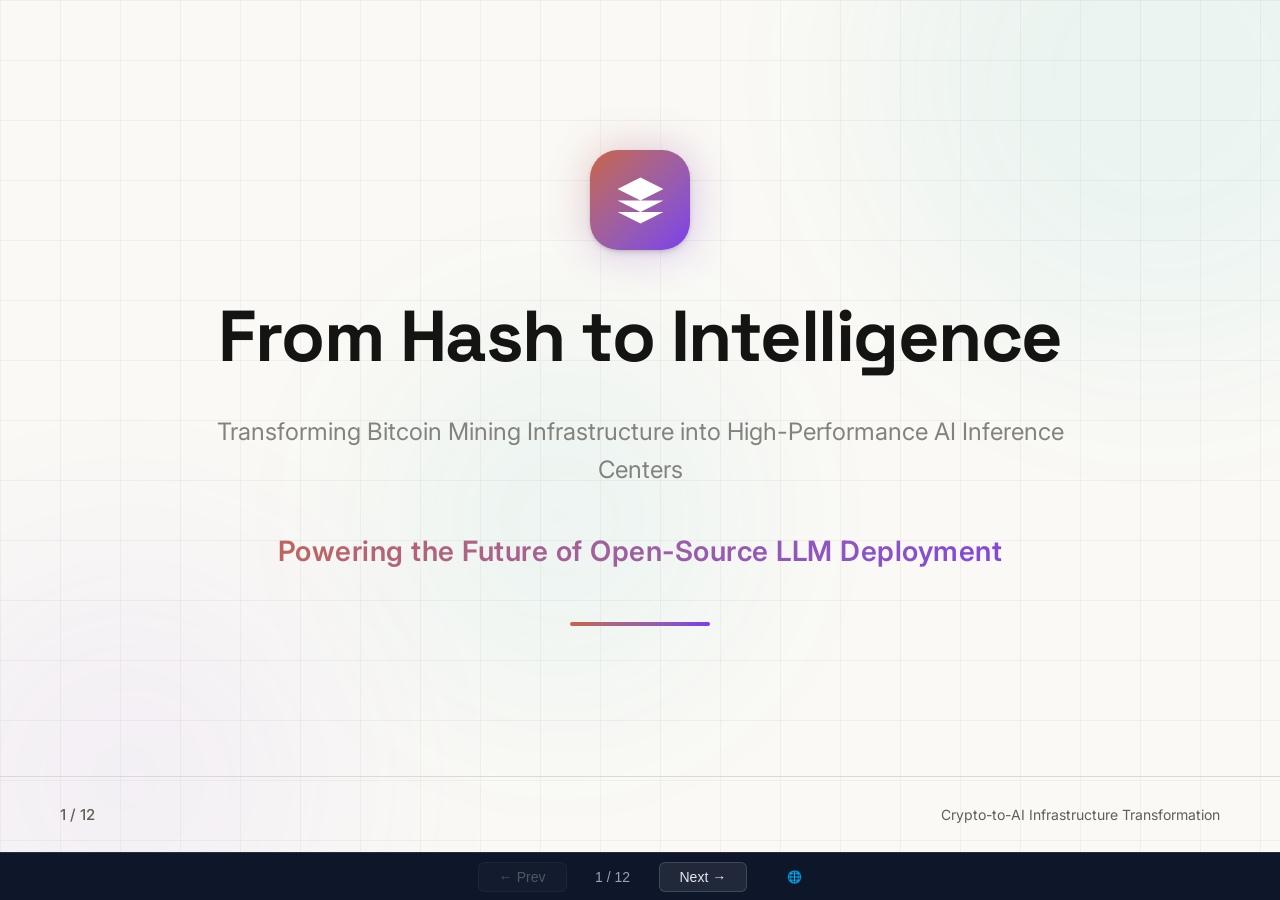
<file: index.html>
<!DOCTYPE html>
<html lang="en">
<head>
    <meta charset="UTF-8">
    <meta name="viewport" content="width=device-width, initial-scale=1.0">
    <title>From Hash to Intelligence - Pitch Deck</title>
    <style>
        * { margin: 0; padding: 0; box-sizing: border-box; }
        html, body { height: 100%; overflow: hidden; background: #0f172a; }

        iframe {
            width: 100%;
            height: calc(100% - 48px);
            border: none;
            display: block;
        }

        .nav-bar {
            position: fixed;
            bottom: 0;
            left: 0;
            right: 0;
            height: 48px;
            background: rgba(15, 23, 42, 0.95);
            border-top: 1px solid rgba(255,255,255,0.1);
            display: flex;
            align-items: center;
            justify-content: center;
            gap: 16px;
            z-index: 1000;
            font-family: 'Inter', -apple-system, sans-serif;
        }

        .nav-bar button {
            background: rgba(255,255,255,0.08);
            border: 1px solid rgba(255,255,255,0.15);
            color: #e2e8f0;
            padding: 6px 20px;
            border-radius: 6px;
            cursor: pointer;
            font-size: 14px;
            font-family: inherit;
            transition: background 0.2s;
        }
        .nav-bar button:hover { background: rgba(255,255,255,0.15); }
        .nav-bar button:disabled { opacity: 0.3; cursor: default; }

        .nav-bar .counter {
            color: #94a3b8;
            font-size: 14px;
            min-width: 60px;
            text-align: center;
        }

        .nav-bar .home-link {
            color: #64748b;
            font-size: 12px;
            text-decoration: none;
            margin-left: 24px;
            transition: color 0.2s;
        }
        .nav-bar .home-link:hover { color: #e2e8f0; }
    </style>
</head>
<body>
    <iframe id="slideFrame" src="01.html"></iframe>
    <div class="nav-bar">
        <button id="prevBtn" onclick="go(-1)">&#8592; Prev</button>
        <span class="counter" id="counter">1 / 12</span>
        <button id="nextBtn" onclick="go(1)">Next &#8594;</button>
        <a class="home-link" href="https://dapandaeth.github.io/pitch-deck/" title="View online">&#127760;</a>
    </div>

    <script>
        const total = 12;
        let current = 1;

        function update() {
            const num = String(current).padStart(2, '0');
            document.getElementById('slideFrame').src = num + '.html';
            document.getElementById('counter').textContent = current + ' / ' + total;
            document.getElementById('prevBtn').disabled = current === 1;
            document.getElementById('nextBtn').disabled = current === total;
        }

        function go(dir) {
            const next = current + dir;
            if (next >= 1 && next <= total) { current = next; update(); }
        }

        document.addEventListener('keydown', function(e) {
            if (e.key === 'ArrowRight' || e.key === ' ') { e.preventDefault(); go(1); }
            if (e.key === 'ArrowLeft') { e.preventDefault(); go(-1); }
        });

        update();
    </script>
</body>
</html>
</file>
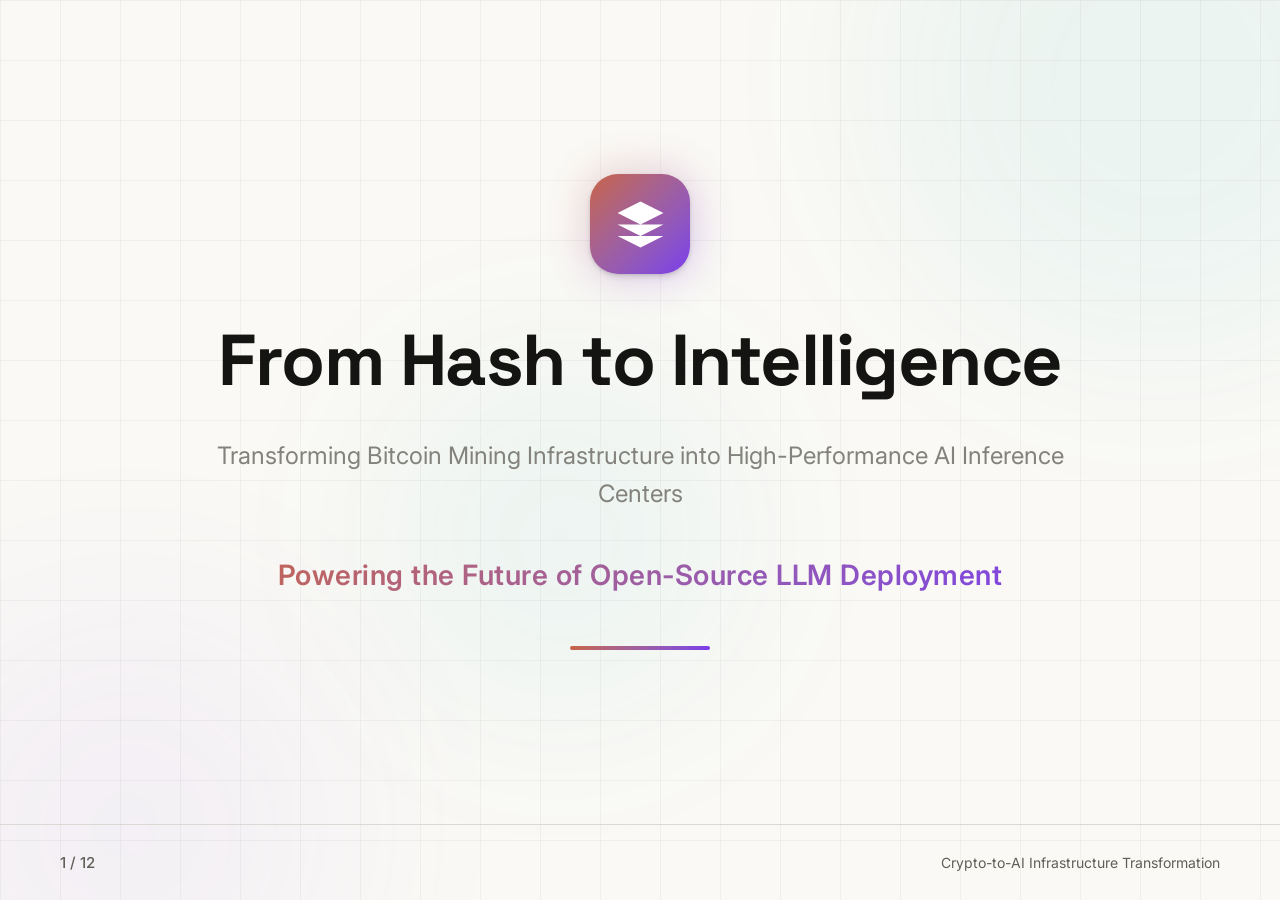
<file: 01.html>
<!DOCTYPE html>
<html lang="en">
<head>
    <meta charset="UTF-8">
    <meta name="viewport" content="width=device-width, initial-scale=1.0">
    <title>Slide 1 - From Hash to Intelligence</title>
    <link rel="stylesheet" href="0xglobal.css">
    <style>
        body {
            height: 100vh;
            margin: 0;
            padding: 0;
            overflow: hidden;
            font-family: 'Inter', -apple-system, BlinkMacSystemFont, sans-serif;
            background: var(--background);
            color: var(--foreground);
            display: flex;
            flex-direction: column;
        }
        
        .slide-container {
            display: flex;
            flex-direction: column;
            height: 100%;
            width: 100%;
            position: relative;
            overflow: hidden;
        }
        
        .bg-decoration {
            position: absolute;
            top: 0;
            left: 0;
            width: 100%;
            height: 100%;
            pointer-events: none;
            z-index: 1;
        }
        
        .gradient-orb {
            position: absolute;
            border-radius: 50%;
            filter: blur(100px);
            opacity: 0.06;
        }
        
        .orb-1 {
            width: 550px;
            height: 550px;
            background: var(--accent-teal-gradient);
            top: -200px;
            right: -150px;
        }
        
        .orb-2 {
            width: 450px;
            height: 450px;
            background: var(--accent-purple-gradient);
            bottom: -150px;
            left: -100px;
        }
        
        .orb-3 {
            width: 350px;
            height: 350px;
            background: var(--accent-teal-gradient);
            top: 40%;
            left: 30%;
            opacity: 0.06;
        }
        
        .grid-pattern {
            position: absolute;
            top: 0;
            left: 0;
            width: 100%;
            height: 100%;
            background-image: 
                linear-gradient(var(--grid-line) 1px, transparent 1px),
                linear-gradient(90deg, var(--grid-line) 1px, transparent 1px);
            background-size: 60px 60px;
            z-index: 2;
        }
        
        .content-wrapper {
            flex: 1 1 auto;
            display: flex;
            flex-direction: column;
            justify-content: center;
            align-items: center;
            padding: 60px 80px;
            position: relative;
            z-index: 10;
        }
        
        .logo-icon {
            margin-bottom: 45px;
            animation: float 3s ease-in-out infinite;
        }
        
        @keyframes float {
            0%, 100% { transform: translateY(0px); }
            50% { transform: translateY(-10px); }
        }
        
        .icon-container {
            width: 100px;
            height: 100px;
            background: var(--hero-gradient);
            border-radius: 28px;
            display: flex;
            align-items: center;
            justify-content: center;
            box-shadow: var(--shadow-lg);
            position: relative;
        }
        
        .icon-container::before {
            content: '';
            position: absolute;
            inset: -4px;
            background: var(--hero-gradient);
            border-radius: 32px;
            z-index: -1;
            opacity: 0.3;
            filter: blur(20px);
        }
        
        .icon-svg {
            width: 55px;
            height: 55px;
            fill: white;
        }
        
        .title-section {
            text-align: center;
            max-width: 1100px;
        }
        
        .main-title {
            font-family: 'Space Grotesk', sans-serif;
            font-size: 72px;
            font-weight: 700;
            line-height: 1.15;
            margin-bottom: 35px;
            color: var(--text-heading);
            letter-spacing: -1.5px;
        }
        
        .subtitle {
            font-size: 24px;
            font-weight: 400;
            line-height: 1.6;
            color: var(--text-secondary);
            margin-bottom: 40px;
            max-width: 900px;
            margin-left: auto;
            margin-right: auto;
        }
        
        .tagline {
            font-size: 28px;
            font-weight: 600;
            line-height: 1.5;
            background: var(--hero-gradient);
            -webkit-background-clip: text;
            -webkit-text-fill-color: transparent;
            background-clip: text;
            letter-spacing: 0.5px;
        }
        
        .divider {
            width: 140px;
            height: 4px;
            background: var(--hero-gradient);
            margin: 50px auto 0;
            border-radius: 2px;
        }
        
        .footer {
            flex: 0 0 auto;
            padding: 28px 60px;
            display: flex;
            justify-content: space-between;
            align-items: center;
            border-top: 1px solid var(--border);
            position: relative;
            z-index: 10;
        }
        
        .page-number {
            font-size: 15px;
            color: var(--text-muted);
            font-weight: 500;
        }
        
        .presentation-title {
            font-size: 14px;
            color: var(--text-muted);
            font-weight: 400;
            max-width: 600px;
            text-align: right;
        }
        
        @media (max-height: 750px) {
            .main-title { font-size: 58px; margin-bottom: 28px; }
            .subtitle { font-size: 20px; margin-bottom: 32px; }
            .tagline { font-size: 24px; }
            .content-wrapper { padding: 40px 70px; }
            .divider { margin-top: 38px; }
            .icon-container { width: 85px; height: 85px; border-radius: 24px; }
            .icon-svg { width: 48px; height: 48px; }
        }
    </style>
</head>
<body>
    <div class="slide-container">
        <div class="bg-decoration">
            <div class="gradient-orb orb-1"></div>
            <div class="gradient-orb orb-2"></div>
            <div class="gradient-orb orb-3"></div>
        </div>
        <div class="grid-pattern"></div>
        
        <div class="content-wrapper">
            <div class="logo-icon">
                <div class="icon-container">
                    <svg class="icon-svg" viewBox="0 0 24 24" xmlns="http://www.w3.org/2000/svg">
                        <path d="M12 2L2 7l10 5 10-5-10-5zM2 17l10 5 10-5M2 12l10 5 10-5"/>
                    </svg>
                </div>
            </div>
            
            <div class="title-section">
                <h1 class="main-title">From Hash to Intelligence</h1>
                <p class="subtitle">Transforming Bitcoin Mining Infrastructure into High-Performance AI Inference Centers</p>
                <p class="tagline">Powering the Future of Open-Source LLM Deployment</p>
                
                <div class="divider"></div>
            </div>
        </div>
        
        <div class="footer">
            <span class="page-number">1 / 12</span>
            <span class="presentation-title">Crypto-to-AI Infrastructure Transformation</span>
        </div>
    </div>
</body>
</html>
</file>
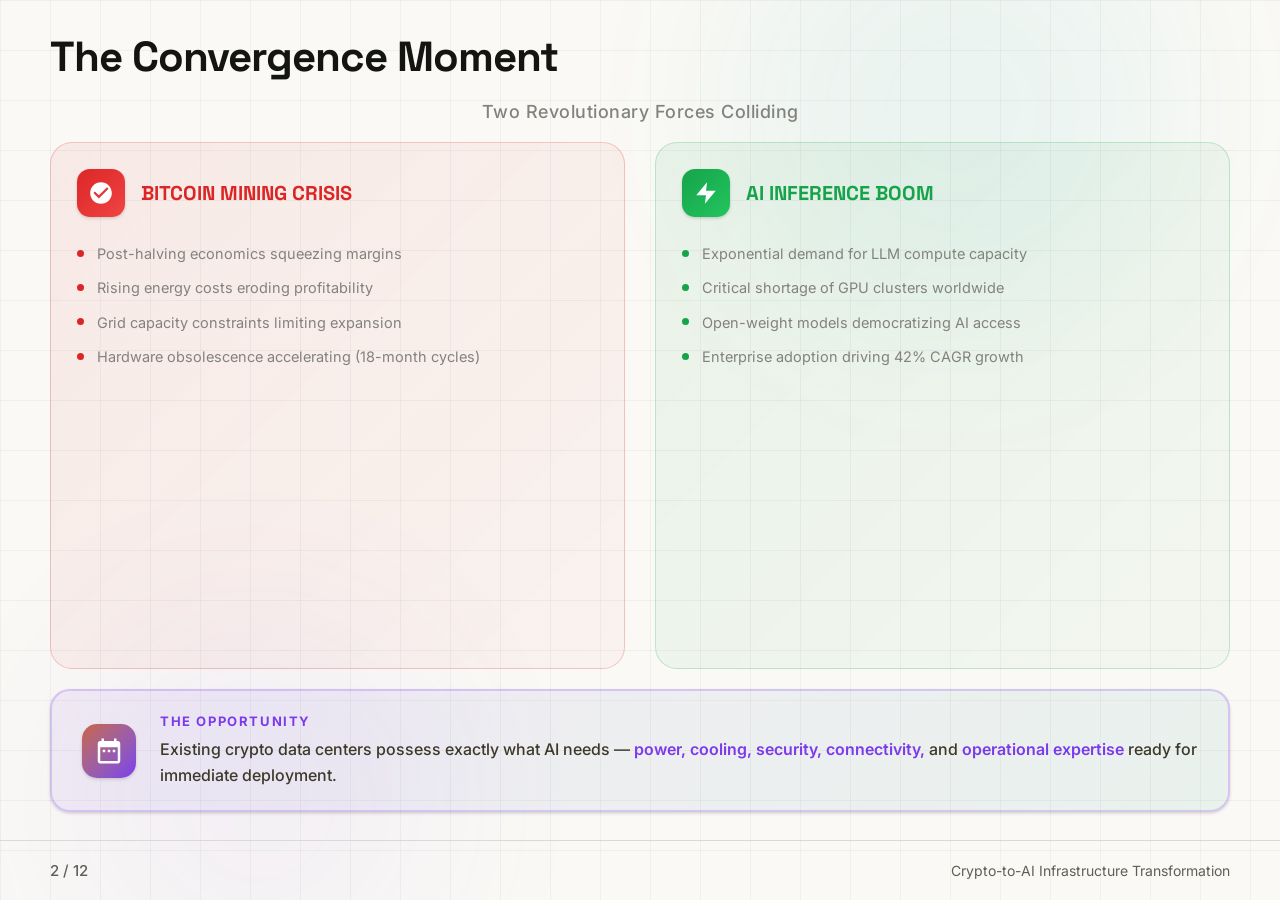
<file: 02.html>
<!DOCTYPE html>
<html lang="en">
<head>
    <meta charset="UTF-8">
    <meta name="viewport" content="width=device-width, initial-scale=1.0">
    <title>Slide 2 - The Convergence Moment</title>
    <link rel="stylesheet" href="0xglobal.css">
    <style>
        body {
            height: 100vh;
            margin: 0;
            padding: 0;
            overflow: hidden;
            font-family: 'Inter', -apple-system, BlinkMacSystemFont, sans-serif;
            background: var(--background);
            color: var(--foreground);
            display: flex;
            flex-direction: column;
        }
        
        .slide-container {
            display: flex;
            flex-direction: column;
            height: 100%;
            width: 100%;
            position: relative;
            overflow: hidden;
        }
        
        .bg-decoration {
            position: absolute;
            top: 0;
            left: 0;
            width: 100%;
            height: 100%;
            pointer-events: none;
            z-index: 1;
        }
        
        .gradient-orb {
            position: absolute;
            border-radius: 50%;
            filter: blur(90px);
            opacity: 0.06;
        }
        
        .orb-1 {
            width: 450px;
            height: 450px;
            background: var(--accent-teal-gradient);
            top: -120px;
            right: 8%;
        }
        
        .orb-2 {
            width: 380px;
            height: 380px;
            background: var(--accent-purple-gradient);
            bottom: -90px;
            left: 5%;
        }
        
        .grid-pattern {
            position: absolute;
            top: 0;
            left: 0;
            width: 100%;
            height: 100%;
            background-image: 
                linear-gradient(var(--grid-line) 1px, transparent 1px),
                linear-gradient(90deg, var(--grid-line) 1px, transparent 1px);
            background-size: 50px 50px;
            z-index: 2;
        }
        
        .header {
            flex: 0 0 auto;
            padding: 30px 50px 18px;
            position: relative;
            z-index: 10;
        }
        
        .slide-title {
            font-family: 'Space Grotesk', sans-serif;
            font-size: 42px;
            font-weight: 700;
            color: var(--text-heading);
            letter-spacing: -1px;
        }
        
        .content-wrapper {
            flex: 1 1 auto;
            display: flex;
            flex-direction: column;
            padding: 0 50px 28px;
            position: relative;
            z-index: 10;
            gap: 20px;
        }
        
        .intro-text {
            text-align: center;
            font-size: 18px;
            color: var(--text-secondary);
            font-weight: 500;
            letter-spacing: 0.5px;
        }
        
        .columns-container {
            display: flex;
            gap: 30px;
            flex: 1;
            align-items: stretch;
        }
        
        .column {
            flex: 1;
            display: flex;
            flex-direction: column;
            border-radius: 22px;
            padding: 26px;
            border: 1px solid var(--card-border);
            transition: transform 0.3s ease;
        }
        
        .column:hover {
            transform: translateY(-5px);
            border-color: var(--card-border-hover);
            box-shadow: var(--shadow-md);
        }
        
        .column-left {
            background: linear-gradient(135deg, var(--accent-red-bg), rgba(220, 38, 38, 0.03));
            border-color: var(--accent-red-border);
        }
        
        .column-right {
            background: linear-gradient(135deg, var(--accent-green-bg), rgba(22, 163, 74, 0.03));
            border-color: var(--accent-green-border);
        }
        
        .column-header {
            display: flex;
            align-items: center;
            gap: 16px;
            margin-bottom: 26px;
        }
        
        .icon-box {
            width: 48px;
            height: 48px;
            border-radius: 13px;
            display: flex;
            align-items: center;
            justify-content: center;
            flex-shrink: 0;
        }
        
        .icon-box-crisis {
            background: var(--accent-red-gradient);
            box-shadow: var(--shadow-md);
        }
        
        .icon-box-boom {
            background: var(--accent-green-gradient);
            box-shadow: var(--shadow-md);
        }
        
        .icon-svg {
            width: 26px;
            height: 26px;
            fill: white;
        }
        
        .column-title {
            font-family: 'Space Grotesk', sans-serif;
            font-size: 20px;
            font-weight: 700;
            line-height: 1.3;
        }
        
        .title-crisis { color: var(--accent-red); }
        .title-boom { color: var(--accent-green); }
        
        .column-content {
            flex: 1;
            display: flex;
            flex-direction: column;
            gap: 12px;
        }
        
        .bullet-item {
            display: flex;
            align-items: flex-start;
            gap: 13px;
            font-size: 14.5px;
            line-height: 1.55;
            color: var(--text-secondary);
        }
        
        .bullet-dot {
            width: 7px;
            height: 7px;
            border-radius: 50%;
            margin-top: 6.5px;
            flex-shrink: 0;
        }
        
        .dot-red {
            background: var(--accent-red);
        }
        
        .dot-green {
            background: var(--accent-green);
        }
        
        .opportunity-section {
            background: linear-gradient(135deg, var(--accent-purple-bg), var(--accent-teal-bg));
            border: 2px solid var(--accent-purple-border);
            border-radius: 20px;
            padding: 22px 30px;
            display: flex;
            align-items: center;
            gap: 24px;
            box-shadow: var(--shadow-md);
        }
        
        .opportunity-icon {
            width: 54px;
            height: 54px;
            background: var(--hero-gradient);
            border-radius: 15px;
            display: flex;
            align-items: center;
            justify-content: center;
            flex-shrink: 0;
            box-shadow: var(--shadow-md);
        }
        
        .opportunity-icon svg {
            width: 30px;
            height: 30px;
            fill: white;
        }
        
        .opportunity-content {
            flex: 1;
        }
        
        .opportunity-label {
            font-size: 13px;
            font-weight: 700;
            color: var(--accent-purple);
            text-transform: uppercase;
            letter-spacing: 1.6px;
            margin-bottom: 8px;
        }
        
        .opportunity-text {
            font-size: 16px;
            line-height: 1.58;
            color: var(--text-body);
            font-weight: 500;
        }
        
        .highlight {
            color: var(--accent-purple);
            font-weight: 600;
        }
        
        .footer {
            flex: 0 0 auto;
            padding: 20px 50px;
            display: flex;
            justify-content: space-between;
            align-items: center;
            border-top: 1px solid var(--border);
            position: relative;
            z-index: 10;
        }
        
        .page-number {
            font-size: 15px;
            color: var(--text-muted);
            font-weight: 500;
        }
        
        .presentation-title {
            font-size: 14px;
            color: var(--text-muted);
            font-weight: 400;
        }
        
        @media (max-height: 800px) {
            .slide-title { font-size: 42px; }
            .header { padding: 34px 60px 21px; }
            .column { padding: 27px; }
            .column-title { font-size: 20px; }
            .bullet-item { font-size: 14px; gap: 11px; }
            .opportunity-section { padding: 23px 32px; }
            .opportunity-text { font-size: 16px; }
        }
    </style>
</head>
<body>
    <div class="slide-container">
        <div class="bg-decoration">
            <div class="gradient-orb orb-1"></div>
            <div class="gradient-orb orb-2"></div>
        </div>
        <div class="grid-pattern"></div>
        
        <div class="header">
            <h1 class="slide-title">The Convergence Moment</h1>
        </div>
        
        <div class="content-wrapper">
            <p class="intro-text">Two Revolutionary Forces Colliding</p>
            
            <div class="columns-container">
                <div class="column column-left">
                    <div class="column-header">
                        <div class="icon-box icon-box-crisis">
                            <svg class="icon-svg" viewBox="0 0 24 24"><path d="M12 2C6.48 2 2 6.48 2 12s4.48 10 10 10 10-4.48 10-10S17.52 2 12 2zm-2 15l-5-5 1.41-1.41L10 14.17l7.59-7.59L19 8l-9 9z"/></svg>
                        </div>
                        <h2 class="column-title title-crisis">BITCOIN MINING CRISIS</h2>
                    </div>
                    <div class="column-content">
                        <div class="bullet-item">
                            <span class="bullet-dot dot-red"></span>
                            <span>Post-halving economics squeezing margins</span>
                        </div>
                        <div class="bullet-item">
                            <span class="bullet-dot dot-red"></span>
                            <span>Rising energy costs eroding profitability</span>
                        </div>
                        <div class="bullet-item">
                            <span class="bullet-dot dot-red"></span>
                            <span>Grid capacity constraints limiting expansion</span>
                        </div>
                        <div class="bullet-item">
                            <span class="bullet-dot dot-red"></span>
                            <span>Hardware obsolescence accelerating (18-month cycles)</span>
                        </div>
                    </div>
                </div>
                
                <div class="column column-right">
                    <div class="column-header">
                        <div class="icon-box icon-box-boom">
                            <svg class="icon-svg" viewBox="0 0 24 24"><path d="M13 2L3 14h9l-1 8 10-12h-9l1-8z"/></svg>
                        </div>
                        <h2 class="column-title title-boom">AI INFERENCE BOOM</h2>
                    </div>
                    <div class="column-content">
                        <div class="bullet-item">
                            <span class="bullet-dot dot-green"></span>
                            <span>Exponential demand for LLM compute capacity</span>
                        </div>
                        <div class="bullet-item">
                            <span class="bullet-dot dot-green"></span>
                            <span>Critical shortage of GPU clusters worldwide</span>
                        </div>
                        <div class="bullet-item">
                            <span class="bullet-dot dot-green"></span>
                            <span>Open-weight models democratizing AI access</span>
                        </div>
                        <div class="bullet-item">
                            <span class="bullet-dot dot-green"></span>
                            <span>Enterprise adoption driving 42% CAGR growth</span>
                        </div>
                    </div>
                </div>
            </div>
            
            <div class="opportunity-section">
                <div class="opportunity-icon">
                    <svg viewBox="0 0 24 24"><path d="M9 11H7v2h2v-2zm4 0h-2v2h2v-2zm4 0h-2v2h2v-2zm2-7h-1V2h-2v2H8V2H6v2H5c-1.11 0-1.99.9-1.99 2L3 20c0 1.1.89 2 2 2h14c1.1 0 2-.9 2-2V6c0-1.1-.9-2-2-2zm0 16H5V9h14v11z"/></svg>
                </div>
                <div class="opportunity-content">
                    <div class="opportunity-label">THE OPPORTUNITY</div>
                    <div class="opportunity-text">
                        Existing crypto data centers possess exactly what AI needs — <span class="highlight">power, cooling, security, connectivity,</span> and <span class="highlight">operational expertise</span> ready for immediate deployment.
                    </div>
                </div>
            </div>
        </div>
        
        <div class="footer">
            <span class="page-number">2 / 12</span>
            <span class="presentation-title">Crypto-to-AI Infrastructure Transformation</span>
        </div>
    </div>
</body>
</html>
</file>
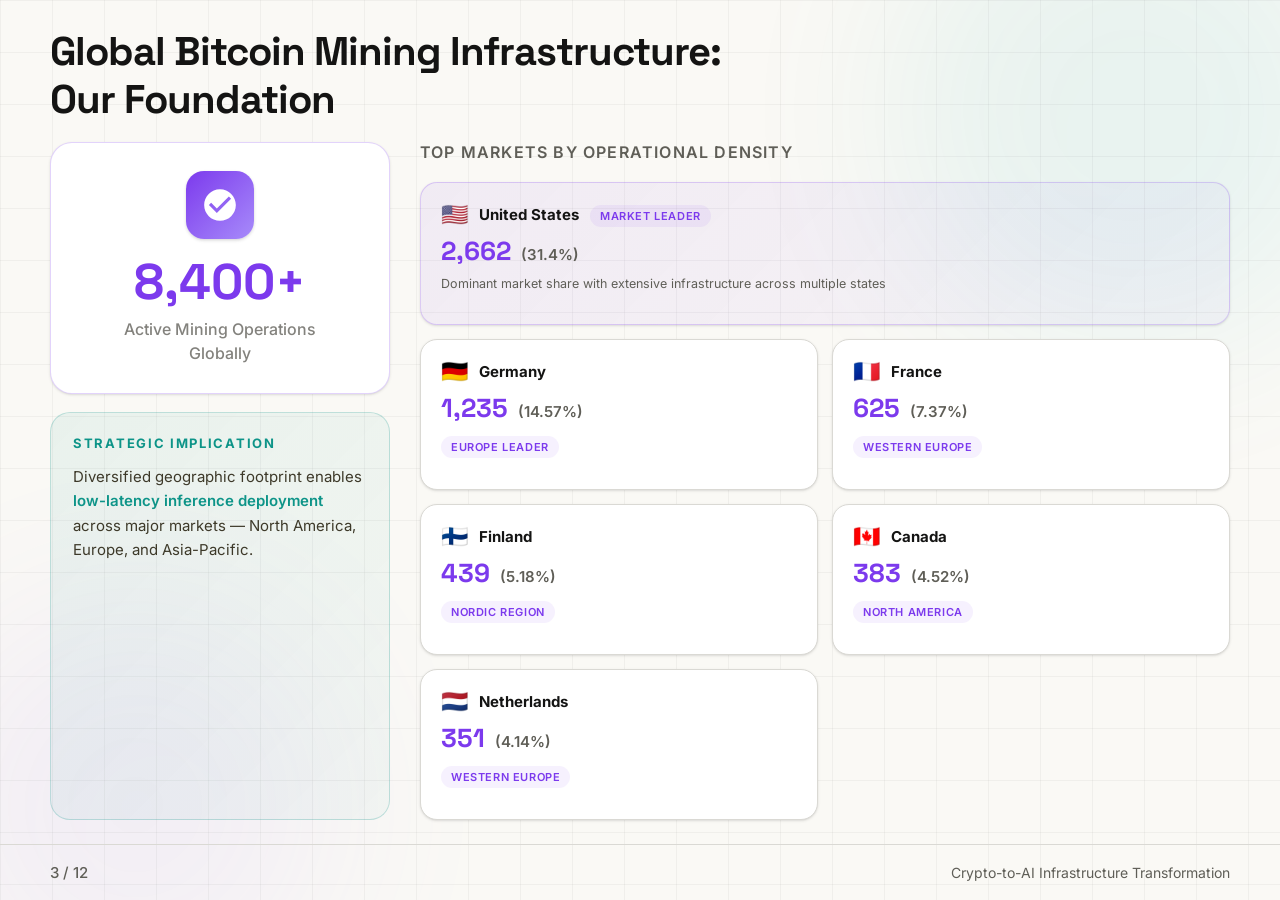
<file: 03.html>
<!DOCTYPE html>
<html lang="en">
<head>
    <meta charset="UTF-8">
    <meta name="viewport" content="width=device-width, initial-scale=1.0">
    <title>Slide 3 - Global Bitcoin Mining Infrastructure</title>
    <link rel="stylesheet" href="0xglobal.css">
    <style>
        body {
            font-family: 'Inter', -apple-system, BlinkMacSystemFont, sans-serif;
            background: var(--background);
            color: var(--foreground);
        }

        .slide-container {
            display: flex;
            flex-direction: column;
            height: 100%;
            width: 100%;
            position: relative;
            overflow: hidden;
        }

        .bg-decoration {
            position: absolute;
            top: 0;
            left: 0;
            width: 100%;
            height: 100%;
            pointer-events: none;
            z-index: 1;
        }

        .gradient-orb {
            position: absolute;
            border-radius: 50%;
            filter: blur(90px);
            opacity: 0.07;
        }

        .orb-1 {
            width: 480px;
            height: 480px;
            background: var(--accent-teal-gradient);
            top: -130px;
            right: -90px;
        }

        .orb-2 {
            width: 410px;
            height: 410px;
            background: var(--accent-purple-gradient);
            bottom: -110px;
            left: -70px;
        }

        .grid-pattern {
            position: absolute;
            top: 0;
            left: 0;
            width: 100%;
            height: 100%;
            background-image:
                linear-gradient(var(--grid-line) 1px, transparent 1px),
                linear-gradient(90deg, var(--grid-line) 1px, transparent 1px);
            background-size: 52px 52px;
            z-index: 2;
        }

        .header {
            flex: 0 0 auto;
            padding: 28px 50px 18px;
            position: relative;
            z-index: 10;
        }

        .slide-title {
            font-family: 'Space Grotesk', sans-serif;
            font-size: 40px;
            font-weight: 700;
            color: var(--text-heading);
            letter-spacing: -1px;
            line-height: 1.2;
        }

        .content-wrapper {
            flex: 1 1 auto;
            display: flex;
            padding: 0 50px 24px;
            gap: 30px;
            position: relative;
            z-index: 10;
        }

        .left-section {
            flex: 0 0 340px;
            display: flex;
            flex-direction: column;
            gap: 18px;
        }

        .insight-card {
            background: var(--card-bg);
            border: 1px solid var(--accent-purple-border);
            border-radius: 22px;
            padding: 28px;
            box-shadow: var(--shadow-sm);
            display: flex;
            flex-direction: column;
            align-items: center;
            text-align: center;
        }

        .insight-icon {
            width: 68px;
            height: 68px;
            background: var(--accent-purple-gradient);
            border-radius: 18px;
            display: flex;
            align-items: center;
            justify-content: center;
            margin-bottom: 18px;
            box-shadow: var(--shadow-md);
        }

        .insight-icon svg {
            width: 38px;
            height: 38px;
            fill: white;
        }

        .insight-number {
            font-family: 'Space Grotesk', sans-serif;
            font-size: 50px;
            font-weight: 700;
            color: var(--accent-purple);
            line-height: 1;
            margin-bottom: 10px;
        }

        .insight-label {
            font-size: 16px;
            color: var(--text-secondary);
            line-height: 1.5;
            font-weight: 500;
        }

        .strategic-card {
            background: linear-gradient(135deg, var(--accent-teal-bg), rgba(13, 148, 136, 0.03));
            border: 1px solid var(--accent-teal-border);
            border-radius: 20px;
            padding: 22px;
            flex: 1;
        }

        .strategic-label {
            font-size: 13px;
            font-weight: 700;
            color: var(--accent-teal);
            text-transform: uppercase;
            letter-spacing: 1.7px;
            margin-bottom: 14px;
        }

        .strategic-text {
            font-size: 15px;
            line-height: 1.62;
            color: var(--text-body);
            font-weight: 400;
        }

        .highlight-teal {
            color: var(--accent-teal);
            font-weight: 600;
        }

        .right-section {
            flex: 1;
            display: flex;
            flex-direction: column;
            gap: 16px;
        }

        .section-header {
            font-size: 16px;
            font-weight: 600;
            color: var(--text-muted);
            text-transform: uppercase;
            letter-spacing: 1.2px;
            margin-bottom: 4px;
        }

        .markets-grid {
            display: grid;
            grid-template-columns: repeat(2, 1fr);
            gap: 14px;
            flex: 1;
        }

        .market-item {
            background: var(--card-bg);
            border: 1px solid var(--border);
            border-radius: 17px;
            padding: 18px 20px;
            transition: all 0.3s ease;
            display: flex;
            flex-direction: column;
            gap: 7px;
            box-shadow: var(--shadow-sm);
        }

        .market-item:hover {
            border-color: var(--card-border-hover);
            transform: translateY(-3px);
            box-shadow: var(--shadow-md);
        }

        .market-item.featured {
            grid-column: span 2;
            background: linear-gradient(135deg, var(--accent-purple-bg), rgba(124, 58, 237, 0.03));
            border-color: var(--accent-purple-border);
        }

        .market-country {
            font-size: 15px;
            font-weight: 700;
            color: var(--text-heading);
            display: flex;
            align-items: center;
            gap: 11px;
        }

        .market-flag { font-size: 22px; }

        .market-stats {
            display: flex;
            align-items: baseline;
            gap: 10px;
        }

        .market-number {
            font-family: 'Space Grotesk', sans-serif;
            font-size: 26px;
            font-weight: 700;
            color: var(--accent-purple);
        }

        .market-percentage {
            font-size: 15px;
            color: var(--text-muted);
            font-weight: 600;
        }

        .market-description {
            font-size: 12.5px;
            color: var(--text-muted);
            line-height: 1.45;
        }

        .region-tag {
            display: inline-block;
            font-size: 11px;
            font-weight: 600;
            padding: 4px 10px;
            border-radius: 20px;
            background: var(--accent-purple-bg);
            color: var(--accent-purple);
            text-transform: uppercase;
            letter-spacing: 0.6px;
            margin-top: 4px;
            align-self: flex-start;
        }

        .footer {
            flex: 0 0 auto;
            padding: 18px 50px;
            display: flex;
            justify-content: space-between;
            align-items: center;
            border-top: 1px solid var(--border);
            position: relative;
            z-index: 10;
        }

        .page-number { font-size: 15px; color: var(--text-muted); font-weight: 500; }
        .presentation-title { font-size: 14px; color: var(--text-muted); font-weight: 400; }

        @media (max-height: 800px) {
            .slide-title { font-size: 40px; }
            .header { padding: 32px 60px 19px; }
            .insight-card { padding: 27px; }
            .insight-number { font-size: 48px; }
            .market-item { padding: 18px 20px; }
            .market-number { font-size: 26px; }
        }
    </style>
</head>
<body>
    <div class="slide-container">
        <div class="bg-decoration">
            <div class="gradient-orb orb-1"></div>
            <div class="gradient-orb orb-2"></div>
        </div>
        <div class="grid-pattern"></div>

        <div class="header">
            <h1 class="slide-title">Global Bitcoin Mining Infrastructure:<br>Our Foundation</h1>
        </div>

        <div class="content-wrapper">
            <!-- Left Section -->
            <div class="left-section">
                <div class="insight-card">
                    <div class="insight-icon">
                        <svg viewBox="0 0 24 24"><path d="M12 2C6.48 2 2 6.48 2 12s4.48 10 10 10 10-4.48 10-10S17.52 2 12 2zm-2 15l-5-5 1.41-1.41L10 14.17l7.59-7.59L19 8l-9 9z"/></svg>
                    </div>
                    <div class="insight-number">8,400+</div>
                    <div class="insight-label">Active Mining Operations<br>Globally</div>
                </div>

                <div class="strategic-card">
                    <div class="strategic-label">Strategic Implication</div>
                    <div class="strategic-text">
                        Diversified geographic footprint enables <span class="highlight-teal">low-latency inference deployment</span> across major markets — North America, Europe, and Asia-Pacific.
                    </div>
                </div>
            </div>

            <!-- Right Section -->
            <div class="right-section">
                <div class="section-header">Top Markets by Operational Density</div>

                <div class="markets-grid">
                    <div class="market-item featured">
                        <div class="market-country">
                            <span class="market-flag">🇺🇸</span> United States
                            <span class="region-tag">Market Leader</span>
                        </div>
                        <div class="market-stats">
                            <span class="market-number">2,662</span>
                            <span class="market-percentage">(31.4%)</span>
                        </div>
                        <div class="market-description">Dominant market share with extensive infrastructure across multiple states</div>
                    </div>

                    <div class="market-item">
                        <div class="market-country"><span class="market-flag">🇩🇪</span> Germany</div>
                        <div class="market-stats">
                            <span class="market-number">1,235</span>
                            <span class="market-percentage">(14.57%)</span>
                        </div>
                        <div class="region-tag">Europe Leader</div>
                    </div>

                    <div class="market-item">
                        <div class="market-country"><span class="market-flag">🇫🇷</span> France</div>
                        <div class="market-stats">
                            <span class="market-number">625</span>
                            <span class="market-percentage">(7.37%)</span>
                        </div>
                        <div class="region-tag">Western Europe</div>
                    </div>

                    <div class="market-item">
                        <div class="market-country"><span class="market-flag">🇫🇮</span> Finland</div>
                        <div class="market-stats">
                            <span class="market-number">439</span>
                            <span class="market-percentage">(5.18%)</span>
                        </div>
                        <div class="region-tag">Nordic Region</div>
                    </div>

                    <div class="market-item">
                        <div class="market-country"><span class="market-flag">🇨🇦</span> Canada</div>
                        <div class="market-stats">
                            <span class="market-number">383</span>
                            <span class="market-percentage">(4.52%)</span>
                        </div>
                        <div class="region-tag">North America</div>
                    </div>

                    <div class="market-item">
                        <div class="market-country"><span class="market-flag">🇳🇱</span> Netherlands</div>
                        <div class="market-stats">
                            <span class="market-number">351</span>
                            <span class="market-percentage">(4.14%)</span>
                        </div>
                        <div class="region-tag">Western Europe</div>
                    </div>
                </div>
            </div>
        </div>

        <div class="footer">
            <span class="page-number">3 / 12</span>
            <span class="presentation-title">Crypto-to-AI Infrastructure Transformation</span>
        </div>
    </div>
</body>
</html>
</file>
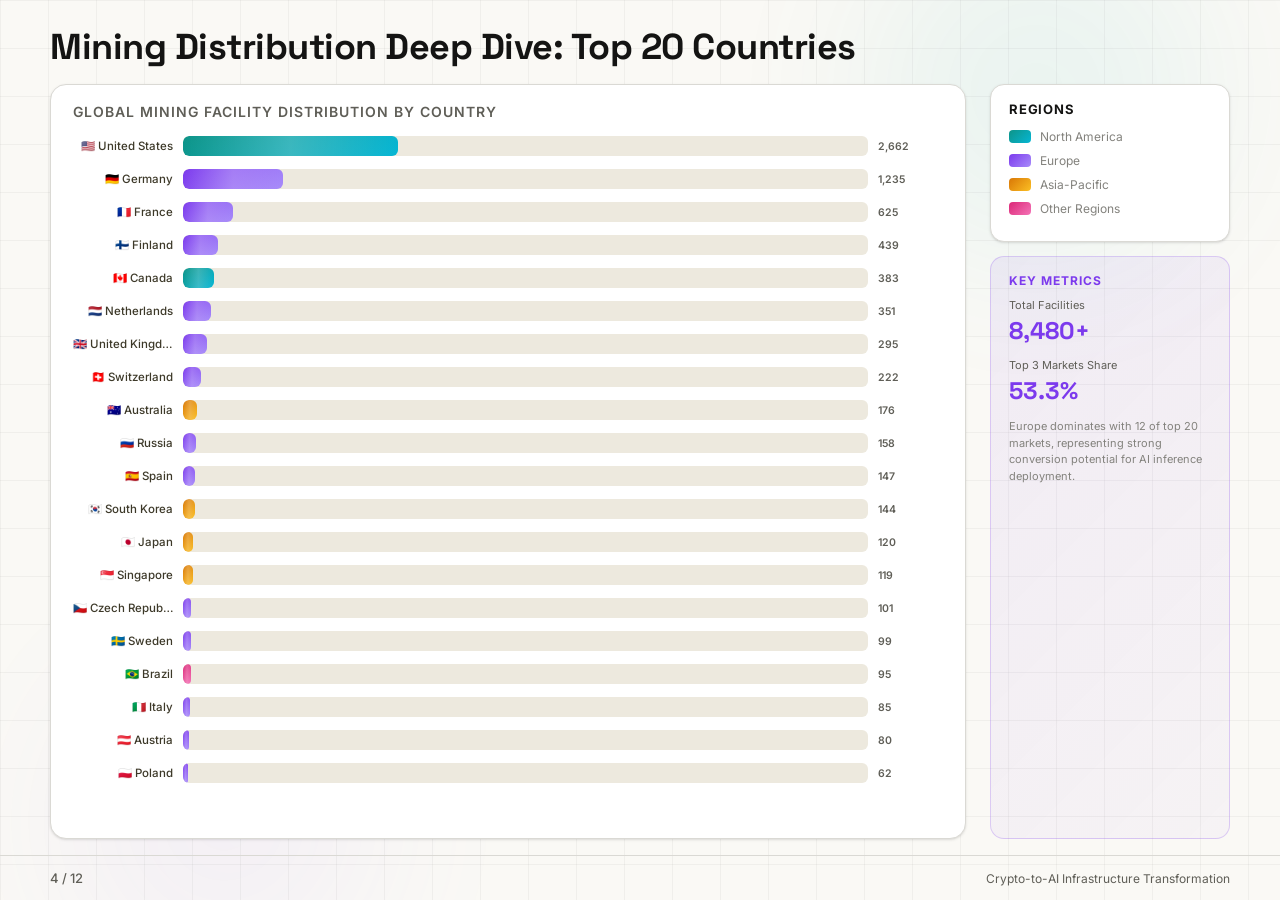
<file: 04.html>
<!DOCTYPE html>
<html lang="en">
<head>
    <meta charset="UTF-8">
    <meta name="viewport" content="width=device-width, initial-scale=1.0">
    <title>Slide 4 - Mining Distribution Deep Dive</title>
    <link rel="stylesheet" href="0xglobal.css">
    <style>
        body {
            font-family: 'Inter', -apple-system, BlinkMacSystemFont, sans-serif;
            background: var(--background);
            color: var(--foreground);
        }

        .slide-container {
            display: flex;
            flex-direction: column;
            height: 100%;
            width: 100%;
            position: relative;
            overflow: hidden;
        }

        .bg-decoration {
            position: absolute;
            top: 0;
            left: 0;
            width: 100%;
            height: 100%;
            pointer-events: none;
            z-index: 1;
        }

        .gradient-orb {
            position: absolute;
            border-radius: 50%;
            filter: blur(80px);
            opacity: 0.06;
        }

        .orb-1 {
            width: 360px;
            height: 360px;
            background: var(--accent-teal-gradient);
            top: -90px;
            right: 5%;
        }

        .orb-2 {
            width: 320px;
            height: 320px;
            background: var(--accent-purple-gradient);
            bottom: -80px;
            left: 5%;
        }

        .grid-pattern {
            position: absolute;
            top: 0;
            left: 0;
            width: 100%;
            height: 100%;
            background-image:
                linear-gradient(var(--grid-line) 1px, transparent 1px),
                linear-gradient(90deg, var(--grid-line) 1px, transparent 1px);
            background-size: 48px 48px;
            z-index: 2;
        }

        .header {
            flex: 0 0 auto;
            padding: 24px 50px 14px;
            position: relative;
            z-index: 10;
        }

        .slide-title {
            font-family: 'Space Grotesk', sans-serif;
            font-size: 36px;
            font-weight: 700;
            color: var(--text-heading);
            letter-spacing: -0.5px;
        }

        .content-wrapper {
            flex: 1 1 auto;
            display: flex;
            gap: 24px;
            padding: 0 50px 16px;
            position: relative;
            z-index: 10;
        }

        .chart-section {
            flex: 1;
            display: flex;
            flex-direction: column;
            background: var(--card-bg);
            border: 1px solid var(--border);
            border-radius: 16px;
            padding: 18px 22px;
            box-shadow: var(--shadow-sm);
        }

        .chart-title {
            font-size: 14px;
            font-weight: 600;
            color: var(--text-muted);
            text-transform: uppercase;
            letter-spacing: 1px;
            margin-bottom: 12px;
        }

        .chart-container {
            flex: 1;
            display: flex;
            flex-direction: column;
            gap: 5px;
            overflow-y: auto;
            overflow-x: hidden;
        }

        .bar-row {
            display: flex;
            align-items: center;
            gap: 10px;
            height: 28px;
        }

        .country-name {
            width: 100px;
            font-size: 11.5px;
            font-weight: 500;
            color: var(--text-body);
            flex-shrink: 0;
            text-align: right;
            white-space: nowrap;
            overflow: hidden;
            text-overflow: ellipsis;
        }

        .bar-wrapper {
            flex: 1;
            height: 20px;
            background: var(--muted);
            border-radius: 6px;
            overflow: hidden;
            position: relative;
        }

        .bar-fill {
            height: 100%;
            border-radius: 6px;
            transition: width 0.9s ease;
            position: relative;
        }

        .bar-fill::after {
            content: '';
            position: absolute;
            top: 0;
            left: 0;
            right: 0;
            bottom: 0;
            background: linear-gradient(90deg, transparent 0%, rgba(255,255,255,0.2) 50%, transparent 100%);
        }

        .bar-value { display: none; }
        .stats-value {
            width: 65px;
            font-size: 10.5px;
            font-weight: 600;
            color: var(--text-muted);
            text-align: left;
            flex-shrink: 0;
        }

        .region-north-america { background: var(--accent-teal-gradient); }
        .region-europe { background: var(--accent-purple-gradient); }
        .region-asia-pacific { background: var(--accent-amber-gradient); }
        .region-other { background: var(--accent-pink-gradient); }

        .sidebar {
            flex: 0 0 240px;
            display: flex;
            flex-direction: column;
            gap: 14px;
        }

        .legend-card {
            background: var(--card-bg);
            border: 1px solid var(--border);
            border-radius: 14px;
            padding: 16px 18px;
            box-shadow: var(--shadow-sm);
        }

        .legend-title {
            font-size: 13px;
            font-weight: 700;
            color: var(--text-heading);
            margin-bottom: 12px;
            text-transform: uppercase;
            letter-spacing: 0.8px;
        }

        .legend-item {
            display: flex;
            align-items: center;
            gap: 9px;
            margin-bottom: 9px;
            font-size: 12px;
            color: var(--text-secondary);
        }

        .legend-color {
            width: 22px;
            height: 13px;
            border-radius: 4px;
            flex-shrink: 0;
        }

        .summary-card {
            background: linear-gradient(135deg, var(--accent-purple-bg), rgba(124, 58, 237, 0.03));
            border: 1px solid var(--accent-purple-border);
            border-radius: 14px;
            padding: 16px 18px;
            flex: 1;
        }

        .summary-title {
            font-size: 12px;
            font-weight: 700;
            color: var(--accent-purple);
            text-transform: uppercase;
            letter-spacing: 1px;
            margin-bottom: 10px;
        }

        .summary-stat { margin-bottom: 12px; }
        .summary-label { font-size: 11px; color: var(--text-muted); margin-bottom: 3px; }

        .summary-number {
            font-family: 'Space Grotesk', sans-serif;
            font-size: 24px;
            font-weight: 700;
            color: var(--accent-purple);
        }

        .summary-insight {
            font-size: 11px;
            line-height: 1.5;
            color: var(--text-secondary);
            margin-top: 8px;
        }

        .footer {
            flex: 0 0 auto;
            padding: 14px 50px;
            display: flex;
            justify-content: space-between;
            align-items: center;
            border-top: 1px solid var(--border);
            position: relative;
            z-index: 10;
        }

        .page-number { font-size: 13px; color: var(--text-muted); font-weight: 500; }
        .presentation-title { font-size: 12px; color: var(--text-muted); font-weight: 400; }

        @media (max-height: 850px) {
            .slide-title { font-size: 32px; }
            .header { padding: 20px 50px 12px; }
            .bar-row { height: 24px; }
            .country-name { width: 95px; font-size: 11px; }
            .bar-fill { height: 18px; }
            .bar-value { display: none; }
            .stats-value { width: 60px; font-size: 10px; }
        }
    </style>
</head>
<body>
    <div class="slide-container">
        <div class="bg-decoration">
            <div class="gradient-orb orb-1"></div>
            <div class="gradient-orb orb-2"></div>
        </div>
        <div class="grid-pattern"></div>

        <div class="header">
            <h1 class="slide-title">Mining Distribution Deep Dive: Top 20 Countries</h1>
        </div>

        <div class="content-wrapper">
            <!-- Chart Section -->
            <div class="chart-section">
                <div class="chart-title">Global Mining Facility Distribution by Country</div>
                <div class="chart-container">
                    <div class="bar-row">
                        <span class="country-name">🇺🇸 United States</span>
                        <div class="bar-wrapper"><div class="bar-fill region-north-america" style="width: 31.4%;"></div></div>
                        <span class="stats-value">2,662</span>
                    </div>
                    <div class="bar-row">
                        <span class="country-name">🇩🇪 Germany</span>
                        <div class="bar-wrapper"><div class="bar-fill region-europe" style="width: 14.57%;"></div></div>
                        <span class="stats-value">1,235</span>
                    </div>
                    <div class="bar-row">
                        <span class="country-name">🇫🇷 France</span>
                        <div class="bar-wrapper"><div class="bar-fill region-europe" style="width: 7.37%;"></div></div>
                        <span class="stats-value">625</span>
                    </div>
                    <div class="bar-row">
                        <span class="country-name">🇫🇮 Finland</span>
                        <div class="bar-wrapper"><div class="bar-fill region-europe" style="width: 5.18%;"></div></div>
                        <span class="stats-value">439</span>
                    </div>
                    <div class="bar-row">
                        <span class="country-name">🇨🇦 Canada</span>
                        <div class="bar-wrapper"><div class="bar-fill region-north-america" style="width: 4.52%;"></div></div>
                        <span class="stats-value">383</span>
                    </div>
                    <div class="bar-row">
                        <span class="country-name">🇳🇱 Netherlands</span>
                        <div class="bar-wrapper"><div class="bar-fill region-europe" style="width: 4.14%;"></div></div>
                        <span class="stats-value">351</span>
                    </div>
                    <div class="bar-row">
                        <span class="country-name">🇬🇧 United Kingdom</span>
                        <div class="bar-wrapper"><div class="bar-fill region-europe" style="width: 3.48%;"></div></div>
                        <span class="stats-value">295</span>
                    </div>
                    <div class="bar-row">
                        <span class="country-name">🇨🇭 Switzerland</span>
                        <div class="bar-wrapper"><div class="bar-fill region-europe" style="width: 2.62%;"></div></div>
                        <span class="stats-value">222</span>
                    </div>
                    <div class="bar-row">
                        <span class="country-name">🇦🇺 Australia</span>
                        <div class="bar-wrapper"><div class="bar-fill region-asia-pacific" style="width: 2.08%;"></div></div>
                        <span class="stats-value">176</span>
                    </div>
                    <div class="bar-row">
                        <span class="country-name">🇷🇺 Russia</span>
                        <div class="bar-wrapper"><div class="bar-fill region-europe" style="width: 1.86%;"></div></div>
                        <span class="stats-value">158</span>
                    </div>
                    <div class="bar-row">
                        <span class="country-name">🇪🇸 Spain</span>
                        <div class="bar-wrapper"><div class="bar-fill region-europe" style="width: 1.73%;"></div></div>
                        <span class="stats-value">147</span>
                    </div>
                    <div class="bar-row">
                        <span class="country-name">🇰🇷 South Korea</span>
                        <div class="bar-wrapper"><div class="bar-fill region-asia-pacific" style="width: 1.70%;"></div></div>
                        <span class="stats-value">144</span>
                    </div>
                    <div class="bar-row">
                        <span class="country-name">🇯🇵 Japan</span>
                        <div class="bar-wrapper"><div class="bar-fill region-asia-pacific" style="width: 1.42%;"></div></div>
                        <span class="stats-value">120</span>
                    </div>
                    <div class="bar-row">
                        <span class="country-name">🇸🇬 Singapore</span>
                        <div class="bar-wrapper"><div class="bar-fill region-asia-pacific" style="width: 1.40%;"></div></div>
                        <span class="stats-value">119</span>
                    </div>
                    <div class="bar-row">
                        <span class="country-name">🇨🇿 Czech Republic</span>
                        <div class="bar-wrapper"><div class="bar-fill region-europe" style="width: 1.19%;"></div></div>
                        <span class="stats-value">101</span>
                    </div>
                    <div class="bar-row">
                        <span class="country-name">🇸🇪 Sweden</span>
                        <div class="bar-wrapper"><div class="bar-fill region-europe" style="width: 1.17%;"></div></div>
                        <span class="stats-value">99</span>
                    </div>
                    <div class="bar-row">
                        <span class="country-name">🇧🇷 Brazil</span>
                        <div class="bar-wrapper"><div class="bar-fill region-other" style="width: 1.12%;"></div></div>
                        <span class="stats-value">95</span>
                    </div>
                    <div class="bar-row">
                        <span class="country-name">🇮🇹 Italy</span>
                        <div class="bar-wrapper"><div class="bar-fill region-europe" style="width: 1.00%;"></div></div>
                        <span class="stats-value">85</span>
                    </div>
                    <div class="bar-row">
                        <span class="country-name">🇦🇹 Austria</span>
                        <div class="bar-wrapper"><div class="bar-fill region-europe" style="width: 0.94%;"></div></div>
                        <span class="stats-value">80</span>
                    </div>
                    <div class="bar-row">
                        <span class="country-name">🇵🇱 Poland</span>
                        <div class="bar-wrapper"><div class="bar-fill region-europe" style="width: 0.73%;"></div></div>
                        <span class="stats-value">62</span>
                    </div>
                </div>
            </div>

            <!-- Sidebar -->
            <div class="sidebar">
                <div class="legend-card">
                    <div class="legend-title">Regions</div>
                    <div class="legend-item">
                        <div class="legend-color region-north-america"></div>
                        <span>North America</span>
                    </div>
                    <div class="legend-item">
                        <div class="legend-color region-europe"></div>
                        <span>Europe</span>
                    </div>
                    <div class="legend-item">
                        <div class="legend-color region-asia-pacific"></div>
                        <span>Asia-Pacific</span>
                    </div>
                    <div class="legend-item">
                        <div class="legend-color region-other"></div>
                        <span>Other Regions</span>
                    </div>
                </div>

                <div class="summary-card">
                    <div class="summary-title">Key Metrics</div>
                    <div class="summary-stat">
                        <div class="summary-label">Total Facilities</div>
                        <div class="summary-number">8,480+</div>
                    </div>
                    <div class="summary-stat">
                        <div class="summary-label">Top 3 Markets Share</div>
                        <div class="summary-number">53.3%</div>
                    </div>
                    <div class="summary-insight">
                        Europe dominates with 12 of top 20 markets, representing strong conversion potential for AI inference deployment.
                    </div>
                </div>
            </div>
        </div>

        <div class="footer">
            <span class="page-number">4 / 12</span>
            <span class="presentation-title">Crypto-to-AI Infrastructure Transformation</span>
        </div>
    </div>
</body>
</html>
</file>
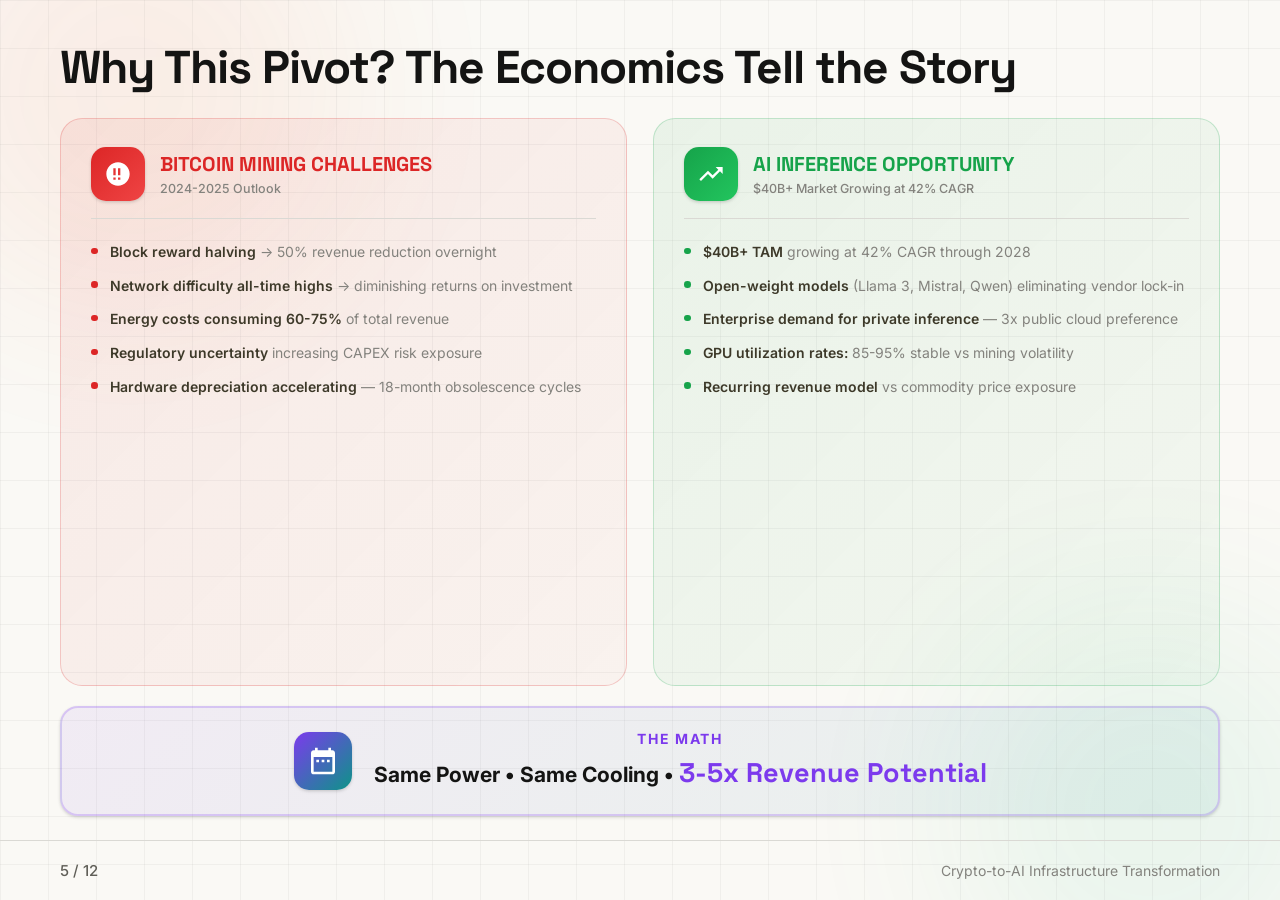
<file: 05.html>
<!DOCTYPE html>
<html lang="en">
<head>
    <meta charset="UTF-8">
    <meta name="viewport" content="width=device-width, initial-scale=1.0">
    <title>Slide 5 - Why This Pivot</title>
    <link rel="stylesheet" href="0xglobal.css">
    <style>
        * { margin: 0; padding: 0; box-sizing: border-box; }
        
        body {
            height: 100vh;
            margin: 0;
            padding: 0;
            overflow: hidden;
            font-family: 'Inter', -apple-system, BlinkMacSystemFont, sans-serif;
            background: var(--background);
            color: var(--foreground);
            display: flex;
            flex-direction: column;
        }
        
        .slide-container {
            display: flex;
            flex-direction: column;
            height: 100%;
            width: 100%;
            position: relative;
            overflow: hidden;
        }
        
        .bg-decoration {
            position: absolute;
            top: 0;
            left: 0;
            width: 100%;
            height: 100%;
            pointer-events: none;
            z-index: 1;
        }
        
        .gradient-orb {
            position: absolute;
            border-radius: 50%;
            filter: blur(90px);
        }
        
        .orb-1 { width: 440px; height: 440px; background: linear-gradient(135deg, #ef4444, #f97316); top: -130px; left: -90px; opacity: 0.07; }
        .orb-2 { width: 400px; height: 400px; background: linear-gradient(135deg, #22c55e, #14b8a6); bottom: -110px; right: -70px; opacity: 0.07; }
        
        .grid-pattern {
            position: absolute;
            top: 0; left: 0; width: 100%; height: 100%;
            background-image: linear-gradient(var(--grid-line) 1px, transparent 1px), linear-gradient(90deg, var(--grid-line) 1px, transparent 1px);
            background-size: 48px 48px; z-index: 2;
        }
        
        .header {
            flex: 0 0 auto;
            padding: 38px 60px 22px;
            position: relative;
            z-index: 10;
        }
        
        .slide-title {
            font-family: 'Space Grotesk', sans-serif;
            font-size: 46px;
            font-weight: 700;
            color: var(--text-heading);
            letter-spacing: -1px;
        }
        
        .content-wrapper {
            flex: 1 1 auto;
            display: flex;
            flex-direction: column;
            gap: 20px;
            padding: 0 60px 24px;
            position: relative;
            z-index: 10;
        }
        
        .comparison-container {
            display: flex;
            gap: 26px;
            flex: 1;
        }
        
        .column {
            flex: 1;
            border-radius: 22px;
            padding: 28px 30px;
            display: flex;
            flex-direction: column;
        }
        
        .column-challenges {
            background: linear-gradient(135deg, var(--accent-red-bg), rgba(220, 38, 38, 0.03));
            border: 1.5px solid var(--accent-red-border);
        }
        
        .column-opportunities {
            background: linear-gradient(135deg, var(--accent-green-bg), rgba(22, 163, 74, 0.03));
            border: 1.5px solid var(--accent-green-border);
        }
        
        .column-header {
            display: flex;
            align-items: center;
            gap: 15px;
            margin-bottom: 22px;
            padding-bottom: 17px;
            border-bottom: 1px solid var(--border);
        }
        
        .header-icon {
            width: 54px;
            height: 54px;
            border-radius: 15px;
            display: flex;
            align-items: center;
            justify-content: center;
            flex-shrink: 0;
        }
        
        .icon-challenges { background: var(--accent-red-gradient); box-shadow: var(--shadow-md); }
        .icon-opportunities { background: var(--accent-green-gradient); box-shadow: var(--shadow-md); }
        .header-icon svg { width: 28px; height: 28px; fill: white; }
        
        .header-text { flex: 1; }
        .header-title { font-family: 'Space Grotesk', sans-serif; font-size: 20px; font-weight: 700; line-height: 1.25; margin-bottom: 4px; }
        .title-challenges { color: var(--accent-red); }
        .title-opportunities { color: var(--accent-green); }
        .header-subtitle { font-size: 12.5px; color: var(--text-secondary); font-weight: 500; }
        
        .content-list { flex: 1; display: flex; flex-direction: column; gap: 12px; }
        
        .list-item {
            display: flex;
            align-items: flex-start;
            gap: 12px;
            font-size: 14px;
            line-height: 1.55;
            color: var(--text-secondary);
        }
        
        .item-bullet {
            width: 6.5px;
            height: 6.5px;
            border-radius: 50%;
            margin-top: 6.5px;
            flex-shrink: 0;
        }
        
        .bullet-red { background: var(--accent-red); }
        .bullet-green { background: var(--accent-green); }
        .item-text strong { color: var(--text-body); font-weight: 600; }
        
        .conclusion-bar {
            background: linear-gradient(135deg, var(--accent-purple-bg), var(--accent-teal-bg));
            border: 2px solid var(--accent-purple-border);
            border-radius: 18px;
            padding: 22px 35px;
            display: flex;
            align-items: center;
            justify-content: center;
            gap: 22px;
            box-shadow: var(--shadow-md);
        }
        
        .conclusion-icon {
            width: 58px;
            height: 58px;
            background: linear-gradient(135deg, var(--accent-purple), var(--accent-teal));
            border-radius: 15px;
            display: flex;
            align-items: center;
            justify-content: center;
            flex-shrink: 0;
            box-shadow: var(--shadow-md);
        }
        
        .conclusion-icon svg { width: 32px; height: 32px; fill: white; }
        .conclusion-content { text-align: center; }
        .conclusion-label { font-size: 14px; font-weight: 700; color: var(--accent-purple); text-transform: uppercase; letter-spacing: 1.7px; margin-bottom: 7px; }
        .conclusion-text { font-size: 21px; font-weight: 700; line-height: 1.42; color: var(--text-heading); }
        .highlight-number { font-family: 'Space Grotesk', sans-serif; font-size: 27px; color: var(--accent-purple); }
        
        .footer {
            flex: 0 0 auto;
            padding: 20px 60px;
            display: flex;
            justify-content: space-between;
            align-items: center;
            border-top: 1px solid var(--border);
            position: relative;
            z-index: 10;
        }
        
        .page-number { font-size: 15px; color: var(--text-muted); font-weight: 500; }
        .presentation-title { font-size: 14px; color: var(--text-light); font-weight: 400; }
        
        @media (max-height: 800px) {
            .slide-title { font-size: 39px; }
            .header { padding: 30px 60px 17px; }
            .column { padding: 23px 26px; }
            .column-header { margin-bottom: 17px; padding-bottom: 13px; }
            .header-title { font-size: 18px; }
            .list-item { font-size: 13px; gap: 10px; }
            .conclusion-bar { padding: 18px 30px; }
            .conclusion-text { font-size: 19px; }
            .highlight-number { font-size: 24px; }
        }
    </style>
</head>
<body>
    <div class="slide-container">
        <div class="bg-decoration"><div class="gradient-orb orb-1"></div><div class="gradient-orb orb-2"></div></div>
        <div class="grid-pattern"></div>
        
        <div class="header">
            <h1 class="slide-title">Why This Pivot? The Economics Tell the Story</h1>
        </div>
        
        <div class="content-wrapper">
            <div class="comparison-container">
                <!-- Challenges Column -->
                <div class="column column-challenges">
                    <div class="column-header">
                        <div class="header-icon icon-challenges"><svg viewBox="0 0 24 24"><path d="M12 2C6.48 2 2 6.48 2 12s4.48 10 10 10 10-4.48 10-10S17.52 2 12 2zm-2 15h-2v-2h2v2zm0-4h-2V7h2v6zm4 4h-2v-2h2v2zm0-4h-2V7h2v6z"/></svg></div>
                        <div class="header-text">
                            <div class="header-title title-challenges">BITCOIN MINING CHALLENGES</div>
                            <div class="header-subtitle">2024-2025 Outlook</div>
                        </div>
                    </div>
                    <div class="content-list">
                        <div class="list-item"><span class="item-bullet bullet-red"></span><span class="item-text"><strong>Block reward halving</strong> → 50% revenue reduction overnight</span></div>
                        <div class="list-item"><span class="item-bullet bullet-red"></span><span class="item-text"><strong>Network difficulty all-time highs</strong> → diminishing returns on investment</span></div>
                        <div class="list-item"><span class="item-bullet bullet-red"></span><span class="item-text"><strong>Energy costs consuming 60-75%</strong> of total revenue</span></div>
                        <div class="list-item"><span class="item-bullet bullet-red"></span><span class="item-text"><strong>Regulatory uncertainty</strong> increasing CAPEX risk exposure</span></div>
                        <div class="list-item"><span class="item-bullet bullet-red"></span><span class="item-text"><strong>Hardware depreciation accelerating</strong> — 18-month obsolescence cycles</span></div>
                    </div>
                </div>
                
                <!-- Opportunities Column -->
                <div class="column column-opportunities">
                    <div class="column-header">
                        <div class="header-icon icon-opportunities"><svg viewBox="0 0 24 24"><path d="M16 6l2.29 2.29-4.88 4.88-4-4L2 16.59 3.41 18l6-6 4 4 6.3-6.29L22 12V6z"/></svg></div>
                        <div class="header-text">
                            <div class="header-title title-opportunities">AI INFERENCE OPPORTUNITY</div>
                            <div class="header-subtitle">$40B+ Market Growing at 42% CAGR</div>
                        </div>
                    </div>
                    <div class="content-list">
                        <div class="list-item"><span class="item-bullet bullet-green"></span><span class="item-text"><strong>$40B+ TAM</strong> growing at 42% CAGR through 2028</span></div>
                        <div class="list-item"><span class="item-bullet bullet-green"></span><span class="item-text"><strong>Open-weight models</strong> (Llama 3, Mistral, Qwen) eliminating vendor lock-in</span></div>
                        <div class="list-item"><span class="item-bullet bullet-green"></span><span class="item-text"><strong>Enterprise demand for private inference</strong> — 3x public cloud preference</span></div>
                        <div class="list-item"><span class="item-bullet bullet-green"></span><span class="item-text"><strong>GPU utilization rates:</strong> 85-95% stable vs mining volatility</span></div>
                        <div class="list-item"><span class="item-bullet bullet-green"></span><span class="item-text"><strong>Recurring revenue model</strong> vs commodity price exposure</span></div>
                    </div>
                </div>
            </div>
            
            <div class="conclusion-bar">
                <div class="conclusion-icon"><svg viewBox="0 0 24 24"><path d="M9 11H7v2h2v-2zm4 0h-2v2h2v-2zm4 0h-2v2h2v-2zm2-7h-1V2h-2v2H8V2H6v2H5c-1.11 0-1.99.9-1.99 2L3 20c0 1.1.89 2 2 2h14c1.1 0 2-.9 2-2V6c0-1.1-.9-2-2-2zm0 16H5V9h14v11z"/></svg></div>
                <div class="conclusion-content">
                    <div class="conclusion-label">The Math</div>
                    <div class="conclusion-text">Same Power • Same Cooling • <span class="highlight-number">3-5x Revenue Potential</span></div>
                </div>
            </div>
        </div>
        
        <div class="footer">
            <span class="page-number">5 / 12</span>
            <span class="presentation-title">Crypto-to-AI Infrastructure Transformation</span>
        </div>
    </div>
</body>
</html>
</file>
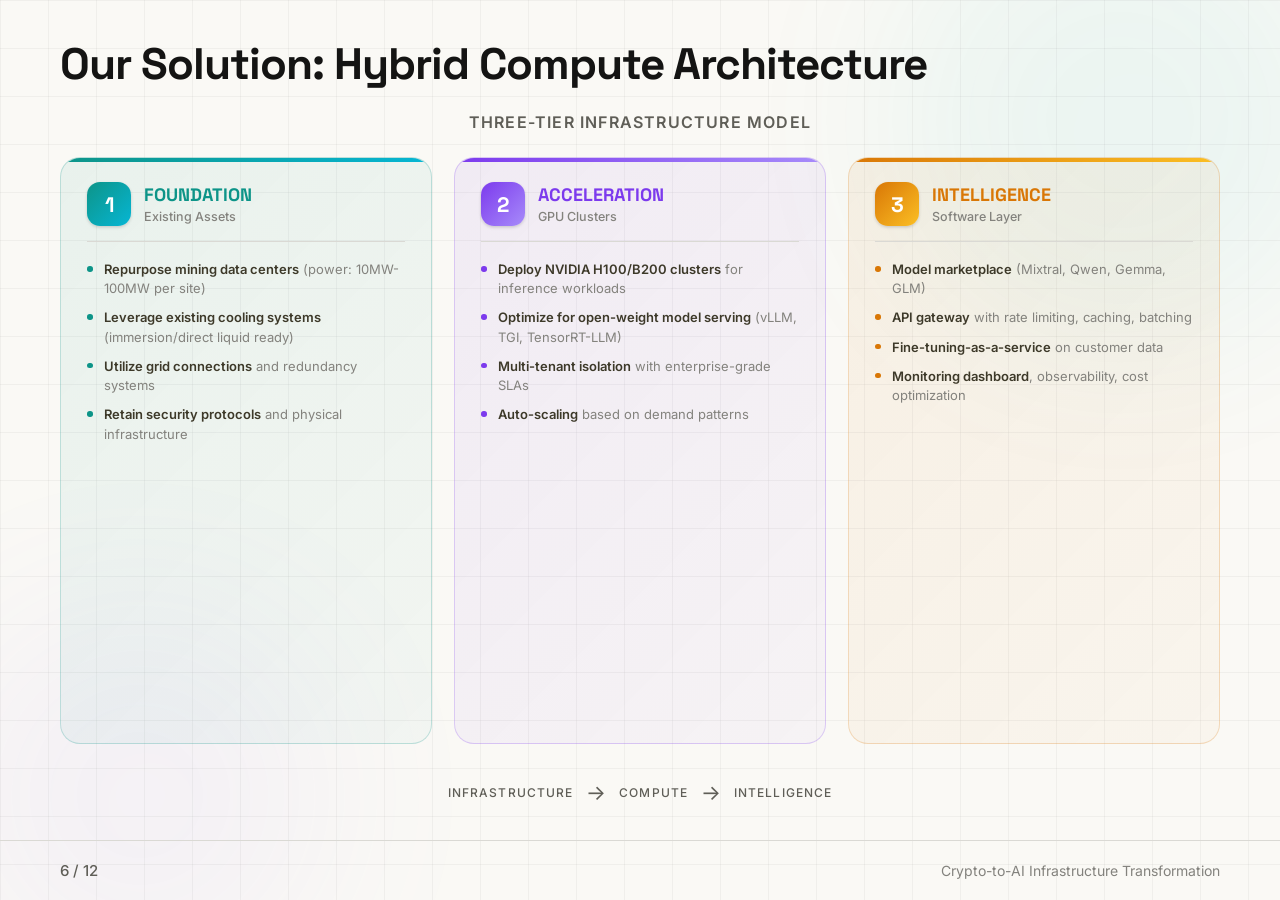
<file: 06.html>
<!DOCTYPE html>
<html lang="en">
<head>
    <meta charset="UTF-8">
    <meta name="viewport" content="width=device-width, initial-scale=1.0">
    <title>Slide 6 - Hybrid Compute Architecture</title>
    <link rel="stylesheet" href="0xglobal.css">
    <style>
        * { margin: 0; padding: 0; box-sizing: border-box; }
        
        body {
            height: 100vh;
            margin: 0;
            padding: 0;
            overflow: hidden;
            font-family: 'Inter', -apple-system, BlinkMacSystemFont, sans-serif;
            background: var(--background);
            color: var(--foreground);
            display: flex;
            flex-direction: column;
        }
        
        .slide-container {
            display: flex;
            flex-direction: column;
            height: 100%;
            width: 100%;
            position: relative;
            overflow: hidden;
        }
        
        .bg-decoration {
            position: absolute;
            top: 0; left: 0; width: 100%; height: 100%;
            pointer-events: none; z-index: 1;
        }
        
        .gradient-orb {
            position: absolute;
            border-radius: 50%;
            filter: blur(90px);
        }
        
        .orb-1 { width: 460px; height: 460px; background: linear-gradient(135deg, #14b8a6, #06b6d4); top: -110px; right: -70px; opacity: 0.06; }
        .orb-2 { width: 390px; height: 390px; background: linear-gradient(135deg, #8b5cf6, #a78bfa); bottom: -90px; left: -55px; opacity: 0.06; }
        
        .grid-pattern {
            position: absolute;
            top: 0; left: 0; width: 100%; height: 100%;
            background-image: linear-gradient(var(--grid-line) 1px, transparent 1px), linear-gradient(90deg, var(--grid-line) 1px, transparent 1px);
            background-size: 48px 48px; z-index: 2;
        }
        
        .header {
            flex: 0 0 auto;
            padding: 36px 60px 20px;
            position: relative;
            z-index: 10;
        }
        
        .slide-title {
            font-family: 'Space Grotesk', sans-serif;
            font-size: 44px;
            font-weight: 700;
            color: var(--text-heading);
            letter-spacing: -1px;
        }
        
        .content-wrapper {
            flex: 1 1 auto;
            display: flex;
            flex-direction: column;
            gap: 18px;
            padding: 0 60px 22px;
            position: relative;
            z-index: 10;
        }
        
        .subtitle {
            text-align: center;
            font-size: 16px;
            font-weight: 600;
            color: var(--text-muted);
            text-transform: uppercase;
            letter-spacing: 1.2px;
            margin-bottom: 7px;
        }
        
        .tiers-container { display: flex; gap: 22px; flex: 1; }
        
        .tier-card {
            flex: 1;
            border-radius: 20px;
            padding: 24px 26px;
            display: flex;
            flex-direction: column;
            transition: transform 0.3s ease, border-color 0.3s ease, box-shadow 0.3s ease;
            position: relative;
            overflow: hidden;
        }
        
        .tier-card:hover { transform: translateY(-5px); border-color: var(--card-border-hover); box-shadow: var(--shadow-md); }
        .tier-card::before { content: ''; position: absolute; top: 0; left: 0; right: 0; height: 4px; }
        
        .tier-1 { background: linear-gradient(135deg, var(--accent-teal-bg), rgba(13, 148, 136, 0.03)); border: 1.5px solid var(--accent-teal-border); }
        .tier-1::before { background: var(--accent-teal-gradient); }
        
        .tier-2 { background: linear-gradient(135deg, var(--accent-purple-bg), rgba(124, 58, 237, 0.03)); border: 1.5px solid var(--accent-purple-border); }
        .tier-2::before { background: var(--accent-purple-gradient); }
        
        .tier-3 { background: linear-gradient(135deg, var(--accent-amber-bg), rgba(217, 119, 6, 0.03)); border: 1.5px solid var(--accent-amber-border); }
        .tier-3::before { background: var(--accent-amber-gradient); }
        
        .tier-header {
            display: flex;
            align-items: center;
            gap: 13px;
            margin-bottom: 18px;
            padding-bottom: 15px;
            border-bottom: 1px solid var(--border);
        }
        
        .tier-number {
            width: 44px;
            height: 44px;
            border-radius: 13px;
            display: flex;
            align-items: center;
            justify-content: center;
            font-family: 'Space Grotesk', sans-serif;
            font-size: 21px;
            font-weight: 700;
            flex-shrink: 0;
        }
        
        .num-1 { background: var(--accent-teal-gradient); color: white; box-shadow: var(--shadow-md); }
        .num-2 { background: var(--accent-purple-gradient); color: white; box-shadow: var(--shadow-md); }
        .num-3 { background: var(--accent-amber-gradient); color: white; box-shadow: var(--shadow-md); }
        
        .tier-title-group { flex: 1; }
        .tier-name { font-family: 'Space Grotesk', sans-serif; font-size: 18px; font-weight: 700; line-height: 1.25; margin-bottom: 3px; }
        .name-1 { color: var(--accent-teal); }
        .name-2 { color: var(--accent-purple); }
        .name-3 { color: var(--accent-amber); }
        .tier-subtitle { font-size: 12.5px; color: var(--text-secondary); font-weight: 500; }
        
        .tier-content { flex: 1; display: flex; flex-direction: column; gap: 10px; }
        
        .content-item {
            display: flex;
            align-items: flex-start;
            gap: 11px;
            font-size: 13px;
            line-height: 1.48;
            color: var(--text-secondary);
        }
        
        .item-bullet {
            width: 5.5px;
            height: 5.5px;
            border-radius: 50%;
            margin-top: 6px;
            flex-shrink: 0;
        }
        
        .bullet-1 { background: var(--accent-teal); }
        .bullet-2 { background: var(--accent-purple); }
        .bullet-3 { background: var(--accent-amber); }
        .item-text strong { color: var(--text-body); font-weight: 600; }
        
        .flow-indicator {
            display: flex;
            align-items: center;
            justify-content: center;
            gap: 13px;
            padding: 13px 0;
            margin-top: 5px;
        }
        
        .flow-arrow { color: var(--text-muted); font-size: 21px; }
        .flow-label { font-size: 12px; color: var(--text-muted); font-weight: 500; text-transform: uppercase; letter-spacing: 1.1px; }
        
        .footer {
            flex: 0 0 auto;
            padding: 20px 60px;
            display: flex;
            justify-content: space-between;
            align-items: center;
            border-top: 1px solid var(--border);
            position: relative;
            z-index: 10;
        }
        
        .page-number { font-size: 15px; color: var(--text-muted); font-weight: 500; }
        .presentation-title { font-size: 14px; color: var(--text-light); font-weight: 400; }
        
        @media (max-height: 800px) {
            .slide-title { font-size: 38px; }
            .header { padding: 29px 60px 16px; }
            .tier-card { padding: 20px 22px; }
            .tier-header { margin-bottom: 14px; padding-bottom: 12px; }
            .tier-name { font-size: 16px; }
            .content-item { font-size: 12px; gap: 9px; }
            .tiers-container { gap: 18px; }
        }
    </style>
</head>
<body>
    <div class="slide-container">
        <div class="bg-decoration"><div class="gradient-orb orb-1"></div><div class="gradient-orb orb-2"></div></div>
        <div class="grid-pattern"></div>
        
        <div class="header"><h1 class="slide-title">Our Solution: Hybrid Compute Architecture</h1></div>
        
        <div class="content-wrapper">
            <div class="subtitle">Three-Tier Infrastructure Model</div>
            
            <div class="tiers-container">
                <!-- Tier 1 -->
                <div class="tier-card tier-1">
                    <div class="tier-header">
                        <div class="tier-number num-1">1</div>
                        <div class="tier-title-group">
                            <div class="tier-name name-1">FOUNDATION</div>
                            <div class="tier-subtitle">Existing Assets</div>
                        </div>
                    </div>
                    <div class="tier-content">
                        <div class="content-item"><span class="item-bullet bullet-1"></span><span class="item-text"><strong>Repurpose mining data centers</strong> (power: 10MW-100MW per site)</span></div>
                        <div class="content-item"><span class="item-bullet bullet-1"></span><span class="item-text"><strong>Leverage existing cooling systems</strong> (immersion/direct liquid ready)</span></div>
                        <div class="content-item"><span class="item-bullet bullet-1"></span><span class="item-text"><strong>Utilize grid connections</strong> and redundancy systems</span></div>
                        <div class="content-item"><span class="item-bullet bullet-1"></span><span class="item-text"><strong>Retain security protocols</strong> and physical infrastructure</span></div>
                    </div>
                </div>
                
                <!-- Tier 2 -->
                <div class="tier-card tier-2">
                    <div class="tier-header">
                        <div class="tier-number num-2">2</div>
                        <div class="tier-title-group">
                            <div class="tier-name name-2">ACCELERATION</div>
                            <div class="tier-subtitle">GPU Clusters</div>
                        </div>
                    </div>
                    <div class="tier-content">
                        <div class="content-item"><span class="item-bullet bullet-2"></span><span class="item-text"><strong>Deploy NVIDIA H100/B200 clusters</strong> for inference workloads</span></div>
                        <div class="content-item"><span class="item-bullet bullet-2"></span><span class="item-text"><strong>Optimize for open-weight model serving</strong> (vLLM, TGI, TensorRT-LLM)</span></div>
                        <div class="content-item"><span class="item-bullet bullet-2"></span><span class="item-text"><strong>Multi-tenant isolation</strong> with enterprise-grade SLAs</span></div>
                        <div class="content-item"><span class="item-bullet bullet-2"></span><span class="item-text"><strong>Auto-scaling</strong> based on demand patterns</span></div>
                    </div>
                </div>
                
                <!-- Tier 3 -->
                <div class="tier-card tier-3">
                    <div class="tier-header">
                        <div class="tier-number num-3">3</div>
                        <div class="tier-title-group">
                            <div class="tier-name name-3">INTELLIGENCE</div>
                            <div class="tier-subtitle">Software Layer</div>
                        </div>
                    </div>
                    <div class="tier-content">
                        <div class="content-item"><span class="item-bullet bullet-3"></span><span class="item-text"><strong>Model marketplace</strong> (Mixtral, Qwen, Gemma, GLM)</span></div>
                        <div class="content-item"><span class="item-bullet bullet-3"></span><span class="item-text"><strong>API gateway</strong> with rate limiting, caching, batching</span></div>
                        <div class="content-item"><span class="item-bullet bullet-3"></span><span class="item-text"><strong>Fine-tuning-as-a-service</strong> on customer data</span></div>
                        <div class="content-item"><span class="item-bullet bullet-3"></span><span class="item-text"><strong>Monitoring dashboard</strong>, observability, cost optimization</span></div>
                    </div>
                </div>
            </div>
            
            <div class="flow-indicator">
                <span class="flow-label">Infrastructure</span>
                <span class="flow-arrow">→</span>
                <span class="flow-label">Compute</span>
                <span class="flow-arrow">→</span>
                <span class="flow-label">Intelligence</span>
            </div>
        </div>
        
        <div class="footer">
            <span class="page-number">6 / 12</span>
            <span class="presentation-title">Crypto-to-AI Infrastructure Transformation</span>
        </div>
    </div>
</body>
</html>
</file>
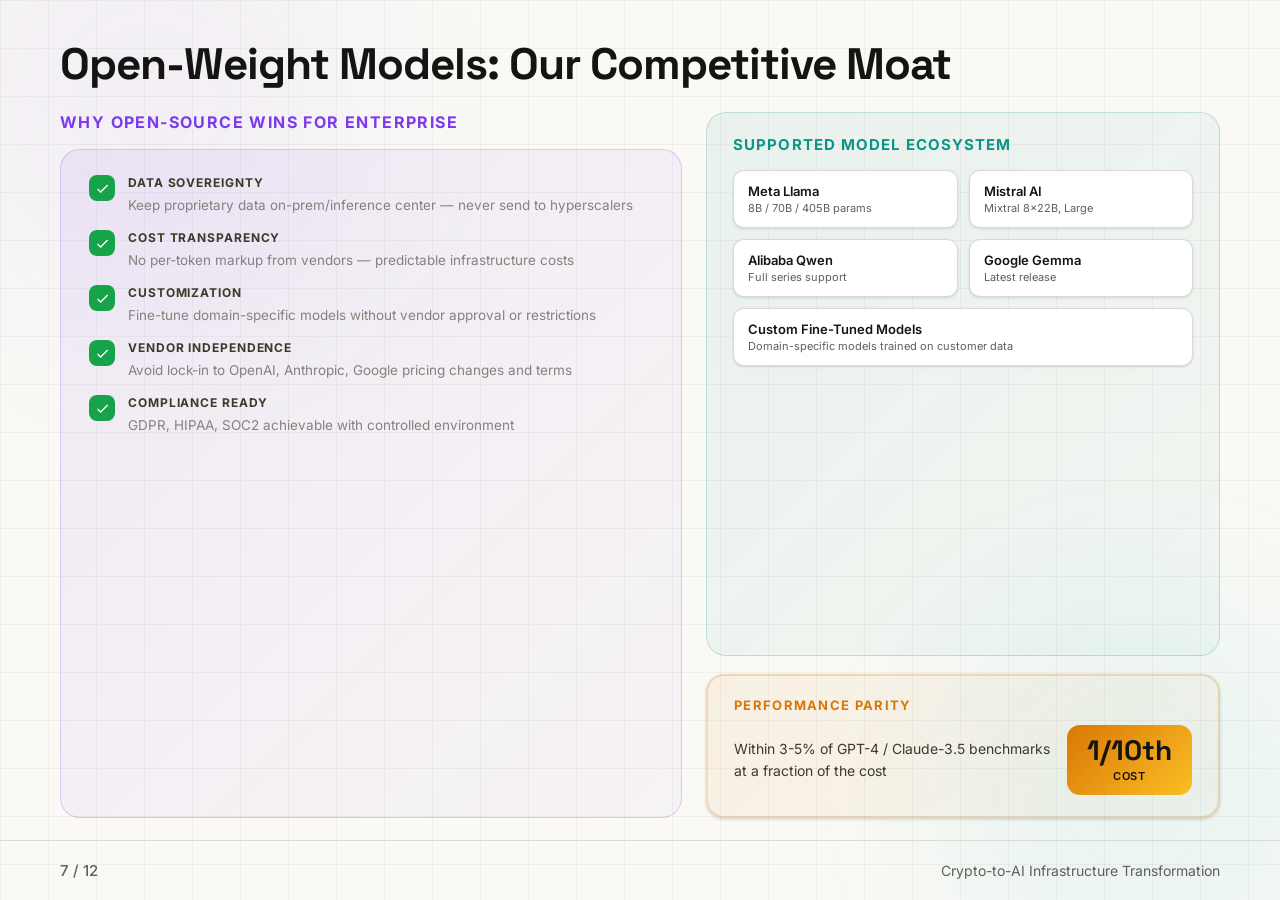
<file: 07.html>
<!DOCTYPE html>
<html lang="en">
<head>
    <meta charset="UTF-8">
    <meta name="viewport" content="width=device-width, initial-scale=1.0">
    <title>Slide 7 - Open-Weight Models</title>
    <link rel="stylesheet" href="0xglobal.css">
    <style>
        body {
            height: 100vh;
            margin: 0;
            padding: 0;
            overflow: hidden;
            font-family: 'Inter', -apple-system, BlinkMacSystemFont, sans-serif;
            background: var(--background);
            color: var(--foreground);
            display: flex;
            flex-direction: column;
        }
        
        .slide-container {
            display: flex;
            flex-direction: column;
            height: 100%;
            width: 100%;
            position: relative;
            overflow: hidden;
        }
        
        .bg-decoration {
            position: absolute;
            top: 0; left: 0; width: 100%; height: 100%;
            pointer-events: none; z-index: 1;
        }
        
        .gradient-orb {
            position: absolute;
            border-radius: 50%;
            filter: blur(90px);
            opacity: 0.07;
        }
        
        .orb-1 { width: 430px; height: 430px; background: linear-gradient(135deg, #8b5cf6, #a78bfa); top: -110px; left: -65px; }
        .orb-2 { width: 390px; height: 390px; background: linear-gradient(135deg, #14b8a6, #06b6d4); bottom: -90px; right: -55px; }
        
        .grid-pattern {
            position: absolute;
            top: 0; left: 0; width: 100%; height: 100%;
            background-image: linear-gradient(var(--grid-line) 1px, transparent 1px), linear-gradient(90deg, var(--grid-line) 1px, transparent 1px);
            background-size: 48px 48px; z-index: 2;
        }
        
        /* Header */
        .header {
            flex: 0 0 auto;
            padding: 36px 60px 20px;
            position: relative;
            z-index: 10;
        }
        
        .slide-title {
            font-family: 'Space Grotesk', sans-serif;
            font-size: 44px;
            font-weight: 700;
            color: var(--text-heading);
            letter-spacing: -1px;
        }
        
        /* Content */
        .content-wrapper {
            flex: 1 1 auto;
            display: flex;
            gap: 24px;
            padding: 0 60px 22px;
            position: relative;
            z-index: 10;
        }
        
        /* Left Section */
        .left-section { flex: 1.15; display: flex; flex-direction: column; }
        
        .section-header {
            font-size: 16px;
            font-weight: 700;
            color: var(--accent-purple);
            text-transform: uppercase;
            letter-spacing: 1.4px;
            margin-bottom: 17px;
        }
        
        .advantages-card {
            background: linear-gradient(135deg, var(--accent-purple-bg), rgba(124, 58, 237, 0.03));
            border: 1px solid var(--accent-purple-border);
            border-radius: 20px;
            padding: 24px 28px;
            flex: 1;
            display: flex;
            flex-direction: column;
            gap: 13px;
        }
        
        .advantage-item { display: flex; align-items: flex-start; gap: 13px; }
        
        .check-icon {
            width: 26px;
            height: 26px;
            background: var(--accent-green);
            border-radius: 8px;
            display: flex;
            align-items: center;
            justify-content: center;
            flex-shrink: 0;
            margin-top: 1px;
        }
        
        .check-icon svg { width: 15px; height: 15px; fill: white; }
        
        .advantage-text { flex: 1; font-size: 13.5px; line-height: 1.53; color: var(--text-secondary); }
        .advantage-label { font-weight: 700; color: var(--text-body); text-transform: uppercase; font-size: 12px; letter-spacing: 0.9px; margin-bottom: 3px; }
        
        /* Right Section */
        .right-section { flex: 0.95; display: flex; flex-direction: column; gap: 18px; }
        
        /* Ecosystem Card */
        .ecosystem-card {
            background: linear-gradient(135deg, var(--accent-teal-bg), rgba(13, 148, 136, 0.03));
            border: 1px solid var(--accent-teal-border);
            border-radius: 20px;
            padding: 22px 26px;
            flex: 1;
        }
        
        .ecosystem-title {
            font-size: 15px;
            font-weight: 700;
            color: var(--accent-teal);
            text-transform: uppercase;
            letter-spacing: 1.1px;
            margin-bottom: 16px;
        }
        
        .model-grid { display: grid; grid-template-columns: repeat(2, 1fr); gap: 11px; }
        
        .model-item {
            background: var(--card-bg);
            border: 1px solid var(--border);
            border-radius: 11px;
            padding: 12px 14px;
            transition: all 0.3s ease;
            box-shadow: var(--shadow-sm);
        }
        
        .model-item:hover { border-color: var(--accent-teal-border); transform: translateY(-2px); }
        .model-name { font-size: 13px; font-weight: 600; color: var(--text-heading); margin-bottom: 2px; }
        .model-detail { font-size: 11px; color: var(--text-muted); }
        
        /* Performance Card */
        .performance-card {
            background: linear-gradient(135deg, var(--accent-amber-bg), rgba(217, 119, 6, 0.03));
            border: 2px solid var(--accent-amber-border);
            border-radius: 18px;
            padding: 21px 26px;
            box-shadow: var(--shadow-md);
        }
        
        .performance-label { font-size: 13px; font-weight: 700; color: var(--accent-amber); text-transform: uppercase; letter-spacing: 1.3px; margin-bottom: 12px; }
        
        .performance-content { display: flex; align-items: center; justify-content: space-between; gap: 16px; }
        .performance-text { font-size: 14px; line-height: 1.57; color: var(--text-body); flex: 1; }
        
        .performance-highlight {
            background: var(--accent-amber-gradient);
            color: var(--card-foreground);
            padding: 11px 20px;
            border-radius: 13px;
            text-align: center;
            flex-shrink: 0;
        }
        
        .highlight-number { font-family: 'Space Grotesk', sans-serif; font-size: 28px; font-weight: 700; line-height: 1; display: block; }
        .highlight-label { font-size: 11px; font-weight: 600; text-transform: uppercase; letter-spacing: 0.6px; margin-top: 3px; }
        
        /* Footer */
        .footer {
            flex: 0 0 auto;
            padding: 20px 60px;
            display: flex;
            justify-content: space-between;
            align-items: center;
            border-top: 1px solid var(--border);
            position: relative;
            z-index: 10;
        }
        
        .page-number { font-size: 15px; color: var(--text-muted); font-weight: 500; }
        .presentation-title { font-size: 14px; color: var(--text-muted); font-weight: 400; }
        
        @media (max-height: 800px) {
            .slide-title { font-size: 38px; }
            .header { padding: 29px 60px 16px; }
            .advantages-card { padding: 20px 24px; gap: 11px; }
            .advantage-text { font-size: 12.5px; }
            .ecosystem-card { padding: 19px 22px; }
            .model-item { padding: 10px 12px; }
            .performance-highlight { padding: 9px 17px; }
            .highlight-number { font-size: 25px; }
        }
    </style>
</head>
<body>
    <div class="slide-container">
        <div class="bg-decoration"><div class="gradient-orb orb-1"></div><div class="gradient-orb orb-2"></div></div>
        <div class="grid-pattern"></div>
        
        <div class="header"><h1 class="slide-title">Open-Weight Models: Our Competitive Moat</h1></div>
        
        <div class="content-wrapper">
            <!-- Left Section -->
            <div class="left-section">
                <div class="section-header">Why Open-Source Wins for Enterprise</div>
                <div class="advantages-card">
                    <div class="advantage-item">
                        <div class="check-icon"><svg viewBox="0 0 24 24"><path d="M9 16.17L4.83 12l-1.42 1.41L9 19 21 7l-1.41-1.41z"/></svg></div>
                        <div class="advantage-text">
                            <div class="advantage-label">Data Sovereignty</div>
                            Keep proprietary data on-prem/inference center — never send to hyperscalers
                        </div>
                    </div>
                    <div class="advantage-item">
                        <div class="check-icon"><svg viewBox="0 0 24 24"><path d="M9 16.17L4.83 12l-1.42 1.41L9 19 21 7l-1.41-1.41z"/></svg></div>
                        <div class="advantage-text">
                            <div class="advantage-label">Cost Transparency</div>
                            No per-token markup from vendors — predictable infrastructure costs
                        </div>
                    </div>
                    <div class="advantage-item">
                        <div class="check-icon"><svg viewBox="0 0 24 24"><path d="M9 16.17L4.83 12l-1.42 1.41L9 19 21 7l-1.41-1.41z"/></svg></div>
                        <div class="advantage-text">
                            <div class="advantage-label">Customization</div>
                            Fine-tune domain-specific models without vendor approval or restrictions
                        </div>
                    </div>
                    <div class="advantage-item">
                        <div class="check-icon"><svg viewBox="0 0 24 24"><path d="M9 16.17L4.83 12l-1.42 1.41L9 19 21 7l-1.41-1.41z"/></svg></div>
                        <div class="advantage-text">
                            <div class="advantage-label">Vendor Independence</div>
                            Avoid lock-in to OpenAI, Anthropic, Google pricing changes and terms
                        </div>
                    </div>
                    <div class="advantage-item">
                        <div class="check-icon"><svg viewBox="0 0 24 24"><path d="M9 16.17L4.83 12l-1.42 1.41L9 19 21 7l-1.41-1.41z"/></svg></div>
                        <div class="advantage-text">
                            <div class="advantage-label">Compliance Ready</div>
                            GDPR, HIPAA, SOC2 achievable with controlled environment
                        </div>
                    </div>
                </div>
            </div>
            
            <!-- Right Section -->
            <div class="right-section">
                <!-- Ecosystem -->
                <div class="ecosystem-card">
                    <div class="ecosystem-title">Supported Model Ecosystem</div>
                    <div class="model-grid">
                        <div class="model-item">
                            <div class="model-name">Meta Llama </div>
                            <div class="model-detail">8B / 70B / 405B params</div>
                        </div>
                        <div class="model-item">
                            <div class="model-name">Mistral AI</div>
                            <div class="model-detail">Mixtral 8x22B, Large</div>
                        </div>
                        <div class="model-item">
                            <div class="model-name">Alibaba Qwen</div>
                            <div class="model-detail">Full series support</div>
                        </div>
                        <div class="model-item">
                            <div class="model-name">Google Gemma </div>
                            <div class="model-detail">Latest release</div>
                        </div>
                        <div class="model-item" style="grid-column: span 2;">
                            <div class="model-name">Custom Fine-Tuned Models</div>
                            <div class="model-detail">Domain-specific models trained on customer data</div>
                        </div>
                    </div>
                </div>
                
                <!-- Performance -->
                <div class="performance-card">
                    <div class="performance-label">Performance Parity</div>
                    <div class="performance-content">
                        <div class="performance-text">Within 3-5% of GPT-4 / Claude-3.5 benchmarks at a fraction of the cost</div>
                        <div class="performance-highlight">
                            <span class="highlight-number">1/10th</span>
                            <span class="highlight-label">Cost</span>
                        </div>
                    </div>
                </div>
            </div>
        </div>
        
        <div class="footer">
            <span class="page-number">7 / 12</span>
            <span class="presentation-title">Crypto-to-AI Infrastructure Transformation</span>
        </div>
    </div>
</body>
</html>
</file>
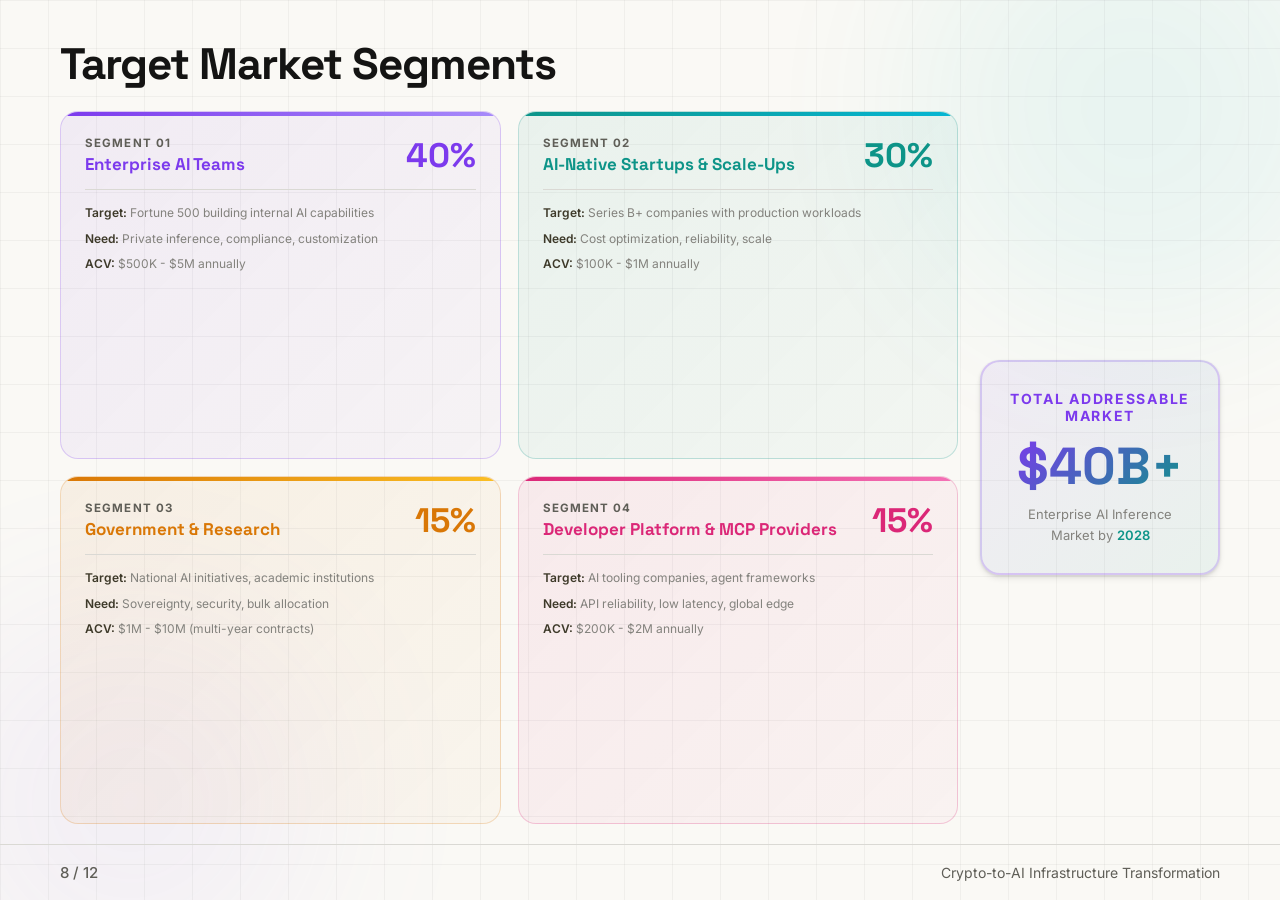
<file: 08.html>
<!DOCTYPE html>
<html lang="en">
<head>
    <meta charset="UTF-8">
    <meta name="viewport" content="width=device-width, initial-scale=1.0">
    <title>Slide 8 - Target Market Segments</title>
    <link rel="stylesheet" href="0xglobal.css">
    <style>
        body {
            height: 100vh;
            margin: 0;
            padding: 0;
            overflow: hidden;
            font-family: 'Inter', -apple-system, BlinkMacSystemFont, sans-serif;
            background: var(--background);
            color: var(--foreground);
            display: flex;
            flex-direction: column;
        }
        
        .slide-container {
            display: flex;
            flex-direction: column;
            height: 100%;
            width: 100%;
            position: relative;
            overflow: hidden;
        }
        
        .bg-decoration {
            position: absolute;
            top: 0; left: 0; width: 100%; height: 100%;
            pointer-events: none; z-index: 1;
        }
        
        .gradient-orb {
            position: absolute;
            border-radius: 50%;
            filter: blur(90px);
            opacity: 0.07;
        }
        
        .orb-1 { width: 440px; height: 440px; background: linear-gradient(135deg, #14b8a6, #06b6d4); top: -115px; right: -75px; }
        .orb-2 { width: 390px; height: 390px; background: linear-gradient(135deg, #8b5cf6, #a78bfa); bottom: -95px; left: -65px; }
        
        .grid-pattern {
            position: absolute;
            top: 0; left: 0; width: 100%; height: 100%;
            background-image: linear-gradient(var(--grid-line) 1px, transparent 1px), linear-gradient(90deg, var(--grid-line) 1px, transparent 1px);
            background-size: 48px 48px; z-index: 2;
        }
        
        /* Header */
        .header {
            flex: 0 0 auto;
            padding: 36px 60px 19px;
            position: relative;
            z-index: 10;
        }
        
        .slide-title {
            font-family: 'Space Grotesk', sans-serif;
            font-size: 44px;
            font-weight: 700;
            color: var(--text-heading);
            letter-spacing: -1px;
        }
        
        /* Content */
        .content-wrapper {
            flex: 1 1 auto;
            display: flex;
            gap: 22px;
            padding: 0 60px 20px;
            position: relative;
            z-index: 10;
        }
        
        /* Segments Grid */
        .segments-grid {
            flex: 1;
            display: grid;
            grid-template-columns: repeat(2, 1fr);
            grid-template-rows: repeat(2, 1fr);
            gap: 17px;
        }
        
        .segment-card {
            border-radius: 18px;
            padding: 22px 24px;
            display: flex;
            flex-direction: column;
            transition: transform 0.3s ease;
            position: relative;
            overflow: hidden;
        }
        
        .segment-card:hover { transform: translateY(-4px); }
        .segment-card::before { content: ''; position: absolute; top: 0; left: 0; right: 0; height: 3.5px; }
        
        .segment-1 { background: linear-gradient(135deg, var(--accent-purple-bg), rgba(124, 58, 237, 0.03)); border: 1px solid var(--accent-purple-border); }
        .segment-1::before { background: var(--accent-purple-gradient); }
        
        .segment-2 { background: linear-gradient(135deg, var(--accent-teal-bg), rgba(13, 148, 136, 0.03)); border: 1px solid var(--accent-teal-border); }
        .segment-2::before { background: var(--accent-teal-gradient); }
        
        .segment-3 { background: linear-gradient(135deg, var(--accent-amber-bg), rgba(217, 119, 6, 0.03)); border: 1px solid var(--accent-amber-border); }
        .segment-3::before { background: var(--accent-amber-gradient); }
        
        .segment-4 { background: linear-gradient(135deg, var(--accent-pink-bg), rgba(219, 39, 119, 0.03)); border: 1px solid var(--accent-pink-border); }
        .segment-4::before { background: var(--accent-pink-gradient); }
        
        /* Segment Header */
        .segment-header {
            display: flex;
            align-items: center;
            justify-content: space-between;
            margin-bottom: 14px;
            padding-bottom: 12px;
            border-bottom: 1px solid var(--border);
        }
        
        .segment-title-group { flex: 1; }
        .segment-number { font-size: 11.5px; font-weight: 700; color: var(--text-muted); text-transform: uppercase; letter-spacing: 1.1px; margin-bottom: 4px; }
        .segment-name { font-family: 'Space Grotesk', sans-serif; font-size: 17px; font-weight: 700; line-height: 1.25; }
        .name-1 { color: var(--accent-purple); }
        .name-2 { color: var(--accent-teal); }
        .name-3 { color: var(--accent-amber); }
        .name-4 { color: var(--accent-pink); }
        
        .segment-percentage {
            font-family: 'Space Grotesk', sans-serif;
            font-size: 34px;
            font-weight: 700;
            flex-shrink: 0;
            margin-left: 13px;
        }
        
        .pct-1 { color: var(--accent-purple); }
        .pct-2 { color: var(--accent-teal); }
        .pct-3 { color: var(--accent-amber); }
        .pct-4 { color: var(--accent-pink); }
        
        /* Segment Body */
        .segment-body { flex: 1; display: flex; flex-direction: column; gap: 8px; }
        
        .segment-detail {
            font-size: 12px;
            line-height: 1.47;
            color: var(--text-secondary);
        }
        
        .detail-label { font-weight: 600; color: var(--text-body); }
        
        /* TAM Sidebar */
        .tam-sidebar {
            flex: 0 0 240px;
            display: flex;
            flex-direction: column;
            justify-content: center;
        }
        
        .tam-card {
            background: linear-gradient(135deg, var(--accent-purple-bg), var(--accent-teal-bg));
            border: 2px solid var(--accent-purple-border);
            border-radius: 20px;
            padding: 28px 26px;
            text-align: center;
            box-shadow: var(--shadow-lg);
        }
        
        .tam-label {
            font-size: 14px;
            font-weight: 700;
            color: var(--accent-purple);
            text-transform: uppercase;
            letter-spacing: 1.7px;
            margin-bottom: 16px;
        }
        
        .tam-value {
            font-family: 'Space Grotesk', sans-serif;
            font-size: 52px;
            font-weight: 700;
            background: linear-gradient(135deg, var(--accent-purple), var(--accent-teal));
            -webkit-background-clip: text;
            -webkit-text-fill-color: transparent;
            background-clip: text;
            line-height: 1;
            margin-bottom: 12px;
        }
        
        .tam-description { font-size: 13px; line-height: 1.58; color: var(--text-secondary); }
        .tam-year { font-weight: 600; color: var(--accent-teal); }
        
        /* Footer */
        .footer {
            flex: 0 0 auto;
            padding: 18px 60px;
            display: flex;
            justify-content: space-between;
            align-items: center;
            border-top: 1px solid var(--border);
            position: relative;
            z-index: 10;
        }
        
        .page-number { font-size: 15px; color: var(--text-muted); font-weight: 500; }
        .presentation-title { font-size: 14px; color: var(--text-muted); font-weight: 400; }
        
        @media (max-height: 800px) {
            .slide-title { font-size: 38px; }
            .header { padding: 29px 60px 15px; }
            .segment-card { padding: 18px 20px; }
            .segment-name { font-size: 15px; }
            .segment-percentage { font-size: 29px; }
            .segment-detail { font-size: 11px; }
            .tam-value { font-size: 44px; }
            .tam-card { padding: 23px 22px; }
        }
    </style>
</head>
<body>
    <div class="slide-container">
        <div class="bg-decoration"><div class="gradient-orb orb-1"></div><div class="gradient-orb orb-2"></div></div>
        <div class="grid-pattern"></div>
        
        <div class="header"><h1 class="slide-title">Target Market Segments</h1></div>
        
        <div class="content-wrapper">
            <!-- Segments Grid -->
            <div class="segments-grid">
                <!-- Segment 1 -->
                <div class="segment-card segment-1">
                    <div class="segment-header">
                        <div class="segment-title-group">
                            <div class="segment-number">Segment 01</div>
                            <div class="segment-name name-1">Enterprise AI Teams</div>
                        </div>
                        <div class="segment-percentage pct-1">40%</div>
                    </div>
                    <div class="segment-body">
                        <div class="segment-detail"><span class="detail-label">Target:</span> Fortune 500 building internal AI capabilities</div>
                        <div class="segment-detail"><span class="detail-label">Need:</span> Private inference, compliance, customization</div>
                        <div class="segment-detail"><span class="detail-label">ACV:</span> $500K - $5M annually</div>
                    </div>
                </div>
                
                <!-- Segment 2 -->
                <div class="segment-card segment-2">
                    <div class="segment-header">
                        <div class="segment-title-group">
                            <div class="segment-number">Segment 02</div>
                            <div class="segment-name name-2">AI-Native Startups & Scale-Ups</div>
                        </div>
                        <div class="segment-percentage pct-2">30%</div>
                    </div>
                    <div class="segment-body">
                        <div class="segment-detail"><span class="detail-label">Target:</span> Series B+ companies with production workloads</div>
                        <div class="segment-detail"><span class="detail-label">Need:</span> Cost optimization, reliability, scale</div>
                        <div class="segment-detail"><span class="detail-label">ACV:</span> $100K - $1M annually</div>
                    </div>
                </div>
                
                <!-- Segment 3 -->
                <div class="segment-card segment-3">
                    <div class="segment-header">
                        <div class="segment-title-group">
                            <div class="segment-number">Segment 03</div>
                            <div class="segment-name name-3">Government & Research</div>
                        </div>
                        <div class="segment-percentage pct-3">15%</div>
                    </div>
                    <div class="segment-body">
                        <div class="segment-detail"><span class="detail-label">Target:</span> National AI initiatives, academic institutions</div>
                        <div class="segment-detail"><span class="detail-label">Need:</span> Sovereignty, security, bulk allocation</div>
                        <div class="segment-detail"><span class="detail-label">ACV:</span> $1M - $10M (multi-year contracts)</div>
                    </div>
                </div>
                
                <!-- Segment 4 -->
                <div class="segment-card segment-4">
                    <div class="segment-header">
                        <div class="segment-title-group">
                            <div class="segment-number">Segment 04</div>
                            <div class="segment-name name-4">Developer Platform & MCP Providers</div>
                        </div>
                        <div class="segment-percentage pct-4">15%</div>
                    </div>
                    <div class="segment-body">
                        <div class="segment-detail"><span class="detail-label">Target:</span> AI tooling companies, agent frameworks</div>
                        <div class="segment-detail"><span class="detail-label">Need:</span> API reliability, low latency, global edge</div>
                        <div class="segment-detail"><span class="detail-label">ACV:</span> $200K - $2M annually</div>
                    </div>
                </div>
            </div>
            
            <!-- TAM Sidebar -->
            <div class="tam-sidebar">
                <div class="tam-card">
                    <div class="tam-label">Total Addressable Market</div>
                    <div class="tam-value">$40B+</div>
                    <div class="tam-description">Enterprise AI Inference Market by <span class="tam-year">2028</span></div>
                </div>
            </div>
        </div>
        
        <div class="footer">
            <span class="page-number">8 / 12</span>
            <span class="presentation-title">Crypto-to-AI Infrastructure Transformation</span>
        </div>
    </div>
</body>
</html>
</file>
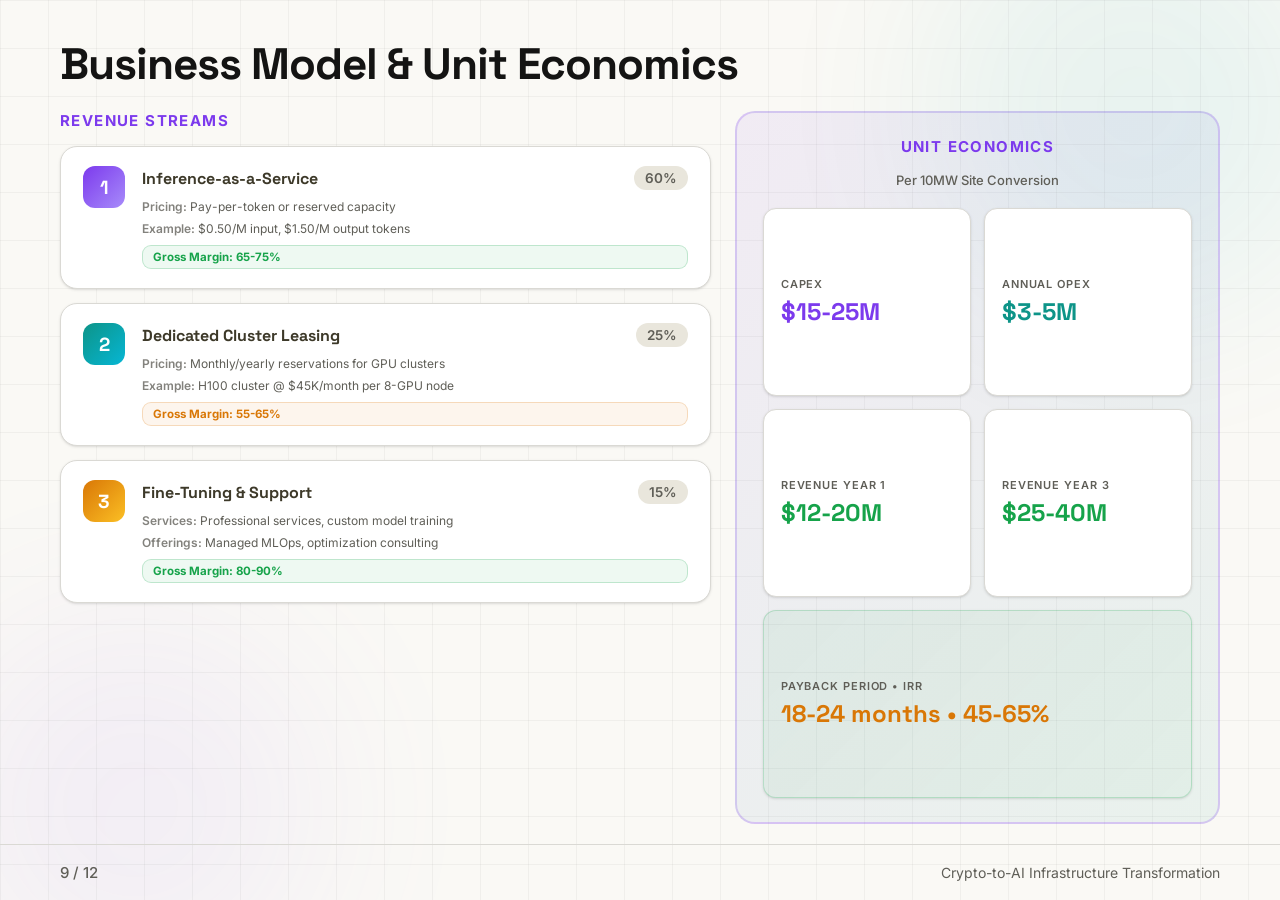
<file: 09.html>
<!DOCTYPE html>
<html lang="en">
<head>
    <meta charset="UTF-8">
    <meta name="viewport" content="width=device-width, initial-scale=1.0">
    <title>Slide 9 - Business Model & Unit Economics</title>
    <link rel="stylesheet" href="0xglobal.css">
    <style>
        * { margin: 0; padding: 0; box-sizing: border-box; }
        
        body {
            height: 100vh;
            margin: 0;
            padding: 0;
            overflow: hidden;
            font-family: 'Inter', -apple-system, BlinkMacSystemFont, sans-serif;
            background: var(--background);
            color: var(--foreground);
            display: flex;
            flex-direction: column;
        }
        
        .slide-container {
            display: flex;
            flex-direction: column;
            height: 100%;
            width: 100%;
            position: relative;
            overflow: hidden;
        }
        
        .bg-decoration {
            position: absolute;
            top: 0; left: 0; width: 100%; height: 100%;
            pointer-events: none; z-index: 1;
        }
        
        .gradient-orb {
            position: absolute;
            border-radius: 50%;
            filter: blur(90px);
            opacity: 0.07;
        }
        
        .orb-1 { width: 420px; height: 420px; background: linear-gradient(135deg, var(--accent-teal), #06b6d4); top: -105px; right: -65px; }
        .orb-2 { width: 380px; height: 380px; background: linear-gradient(135deg, var(--accent-purple), #a78bfa); bottom: -95px; left: -55px; }
        
        .grid-pattern {
            position: absolute;
            top: 0; left: 0; width: 100%; height: 100%;
            background-image: linear-gradient(var(--grid-line) 1px, transparent 1px), linear-gradient(90deg, var(--grid-line) 1px, transparent 1px);
            background-size: 48px 48px; z-index: 2;
        }
        
        /* Header */
        .header {
            flex: 0 0 auto;
            padding: 36px 60px 19px;
            position: relative;
            z-index: 10;
        }
        
        .slide-title {
            font-family: 'Space Grotesk', sans-serif;
            font-size: 44px;
            font-weight: 700;
            color: var(--text-heading);
            letter-spacing: -1px;
        }
        
        /* Content */
        .content-wrapper {
            flex: 1 1 auto;
            display: flex;
            gap: 24px;
            padding: 0 60px 20px;
            position: relative;
            z-index: 10;
        }
        
        /* Left Section */
        .left-section { flex: 1.18; display: flex; flex-direction: column; }
        
        .section-label {
            font-size: 15px;
            font-weight: 700;
            color: var(--accent-purple);
            text-transform: uppercase;
            letter-spacing: 1.4px;
            margin-bottom: 16px;
        }
        
        .revenue-streams { display: flex; flex-direction: column; gap: 14px; flex: 1; }
        
        .stream-card {
            background: var(--card-bg);
            border: 1.5px solid var(--border);
            border-radius: 17px;
            padding: 19px 22px;
            box-shadow: var(--shadow-sm);
            transition: all 0.3s ease;
            display: flex;
            gap: 17px;
        }
        
        .stream-card:hover { border-color: var(--card-border-hover); box-shadow: var(--shadow-md); transform: translateX(5px); }
        
        .stream-number {
            width: 42px;
            height: 42px;
            border-radius: 12px;
            display: flex;
            align-items: center;
            justify-content: center;
            font-family: 'Space Grotesk', sans-serif;
            font-size: 19px;
            font-weight: 700;
            color: #fff;
            flex-shrink: 0;
        }
        
        .num-1 { background: var(--accent-purple-gradient); }
        .num-2 { background: var(--accent-teal-gradient); }
        .num-3 { background: var(--accent-amber-gradient); }
        
        .stream-content { flex: 1; display: flex; flex-direction: column; gap: 8px; }
        
        .stream-header { display: flex; justify-content: space-between; align-items: center; }
        .stream-name { font-family: 'Space Grotesk', sans-serif; font-size: 16px; font-weight: 700; color: var(--text-body); }
        .stream-share { font-size: 13.5px; font-weight: 600; color: var(--text-muted); background: var(--secondary); padding: 4px 11px; border-radius: 13px; }
        
        .stream-details { display: flex; flex-direction: column; gap: 5px; }
        .detail-item { font-size: 12px; color: var(--text-muted); line-height: 1.42; }
        .detail-item strong { color: var(--text-secondary); font-weight: 600; }
        
        .margin-badge {
            display: inline-block;
            font-size: 11.5px;
            font-weight: 700;
            padding: 4px 10px;
            border-radius: 9px;
            margin-top: 3px;
        }
        
        .margin-high { background: var(--accent-green-bg); color: var(--accent-green); border: 1px solid var(--accent-green-border); }
        .margin-medium { background: var(--accent-amber-bg); color: var(--accent-amber); border: 1px solid var(--accent-amber-border); }
        
        /* Right Section */
        .right-section { flex: 0.88; display: flex; flex-direction: column; }
        
        .unit-economics-card {
            background: linear-gradient(135deg, var(--accent-purple-bg), var(--accent-teal-bg));
            border: 2px solid var(--accent-purple-border);
            border-radius: 20px;
            padding: 24px 26px;
            flex: 1;
            display: flex;
            flex-direction: column;
        }
        
        .economics-subtitle { font-size: 13px; color: var(--text-muted); margin-bottom: 20px; text-align: center; font-weight: 500; }
        
        .economics-grid { display: grid; grid-template-columns: repeat(2, 1fr); gap: 13px; flex: 1; }
        
        .metric-box {
            background: var(--card-bg);
            border: 1px solid var(--border);
            border-radius: 13px;
            padding: 15px 17px;
            box-shadow: var(--shadow-sm);
            display: flex;
            flex-direction: column;
            justify-content: center;
        }
        
        .metric-box.full-width { grid-column: span 2; }
        .metric-label { font-size: 11px; color: var(--text-muted); text-transform: uppercase; letter-spacing: 0.9px; margin-bottom: 7px; font-weight: 600; }
        .metric-value { font-family: 'Space Grotesk', sans-serif; font-size: 24px; font-weight: 700; line-height: 1.2; }
        .value-purple { color: var(--accent-purple); }
        .value-teal { color: var(--accent-teal); }
        .value-green { color: var(--accent-green); }
        .value-yellow { color: var(--accent-amber); }
        
        .highlight-metric { background: linear-gradient(135deg, var(--accent-green-bg), rgba(22, 163, 74, 0.03)); border: 1.5px solid var(--accent-green-border); }
        
        /* Footer */
        .footer {
            flex: 0 0 auto;
            padding: 18px 60px;
            display: flex;
            justify-content: space-between;
            align-items: center;
            border-top: 1px solid var(--border);
            position: relative;
            z-index: 10;
        }
        
        .page-number { font-size: 15px; color: var(--text-muted); font-weight: 500; }
        .presentation-title { font-size: 14px; color: var(--text-muted); font-weight: 400; }
        
        @media (max-height: 800px) {
            .slide-title { font-size: 38px; }
            .header { padding: 29px 60px 15px; }
            .stream-card { padding: 16px 19px; }
            .stream-name { font-size: 14.5px; }
            .detail-item { font-size: 11px; }
            .unit-economics-card { padding: 20px 22px; }
            .metric-value { font-size: 21px; }
            .metric-box { padding: 13px 15px; }
        }
    </style>
</head>
<body>
    <div class="slide-container">
        <div class="bg-decoration"><div class="gradient-orb orb-1"></div><div class="gradient-orb orb-2"></div></div>
        <div class="grid-pattern"></div>
        
        <div class="header"><h1 class="slide-title">Business Model & Unit Economics</h1></div>
        
        <div class="content-wrapper">
            <!-- Left Section -->
            <div class="left-section">
                <div class="section-label">Revenue Streams</div>
                <div class="revenue-streams">
                    <!-- Stream 1 -->
                    <div class="stream-card">
                        <div class="stream-number num-1">1</div>
                        <div class="stream-content">
                            <div class="stream-header">
                                <span class="stream-name">Inference-as-a-Service</span>
                                <span class="stream-share">60%</span>
                            </div>
                            <div class="stream-details">
                                <div class="detail-item"><strong>Pricing:</strong> Pay-per-token or reserved capacity</div>
                                <div class="detail-item"><strong>Example:</strong> $0.50/M input, $1.50/M output tokens</div>
                                <span class="margin-badge margin-high">Gross Margin: 65-75%</span>
                            </div>
                        </div>
                    </div>
                    
                    <!-- Stream 2 -->
                    <div class="stream-card">
                        <div class="stream-number num-2">2</div>
                        <div class="stream-content">
                            <div class="stream-header">
                                <span class="stream-name">Dedicated Cluster Leasing</span>
                                <span class="stream-share">25%</span>
                            </div>
                            <div class="stream-details">
                                <div class="detail-item"><strong>Pricing:</strong> Monthly/yearly reservations for GPU clusters</div>
                                <div class="detail-item"><strong>Example:</strong> H100 cluster @ $45K/month per 8-GPU node</div>
                                <span class="margin-badge margin-medium">Gross Margin: 55-65%</span>
                            </div>
                        </div>
                    </div>
                    
                    <!-- Stream 3 -->
                    <div class="stream-card">
                        <div class="stream-number num-3">3</div>
                        <div class="stream-content">
                            <div class="stream-header">
                                <span class="stream-name">Fine-Tuning & Support</span>
                                <span class="stream-share">15%</span>
                            </div>
                            <div class="stream-details">
                                <div class="detail-item"><strong>Services:</strong> Professional services, custom model training</div>
                                <div class="detail-item"><strong>Offerings:</strong> Managed MLOps, optimization consulting</div>
                                <span class="margin-badge margin-high">Gross Margin: 80-90%</span>
                            </div>
                        </div>
                    </div>
                </div>
            </div>
            
            <!-- Right Section -->
            <div class="right-section">
                <div class="unit-economics-card">
                    <div class="section-label" style="text-align: center;">Unit Economics</div>
                    <div class="economics-subtitle">Per 10MW Site Conversion</div>
                    
                    <div class="economics-grid">
                        <div class="metric-box">
                            <div class="metric-label">CAPEX</div>
                            <div class="metric-value value-purple">$15-25M</div>
                        </div>
                        
                        <div class="metric-box">
                            <div class="metric-label">Annual OPEX</div>
                            <div class="metric-value value-teal">$3-5M</div>
                        </div>
                        
                        <div class="metric-box">
                            <div class="metric-label">Revenue Year 1</div>
                            <div class="metric-value value-green">$12-20M</div>
                        </div>
                        
                        <div class="metric-box">
                            <div class="metric-label">Revenue Year 3</div>
                            <div class="metric-value value-green">$25-40M</div>
                        </div>
                        
                        <div class="metric-box highlight-metric full-width">
                            <div class="metric-label">Payback Period • IRR</div>
                            <div class="metric-value value-yellow">18-24 months • 45-65%</div>
                        </div>
                    </div>
                </div>
            </div>
        </div>
        
        <div class="footer">
            <span class="page-number">9 / 12</span>
            <span class="presentation-title">Crypto-to-AI Infrastructure Transformation</span>
        </div>
    </div>
</body>
</html>
</file>
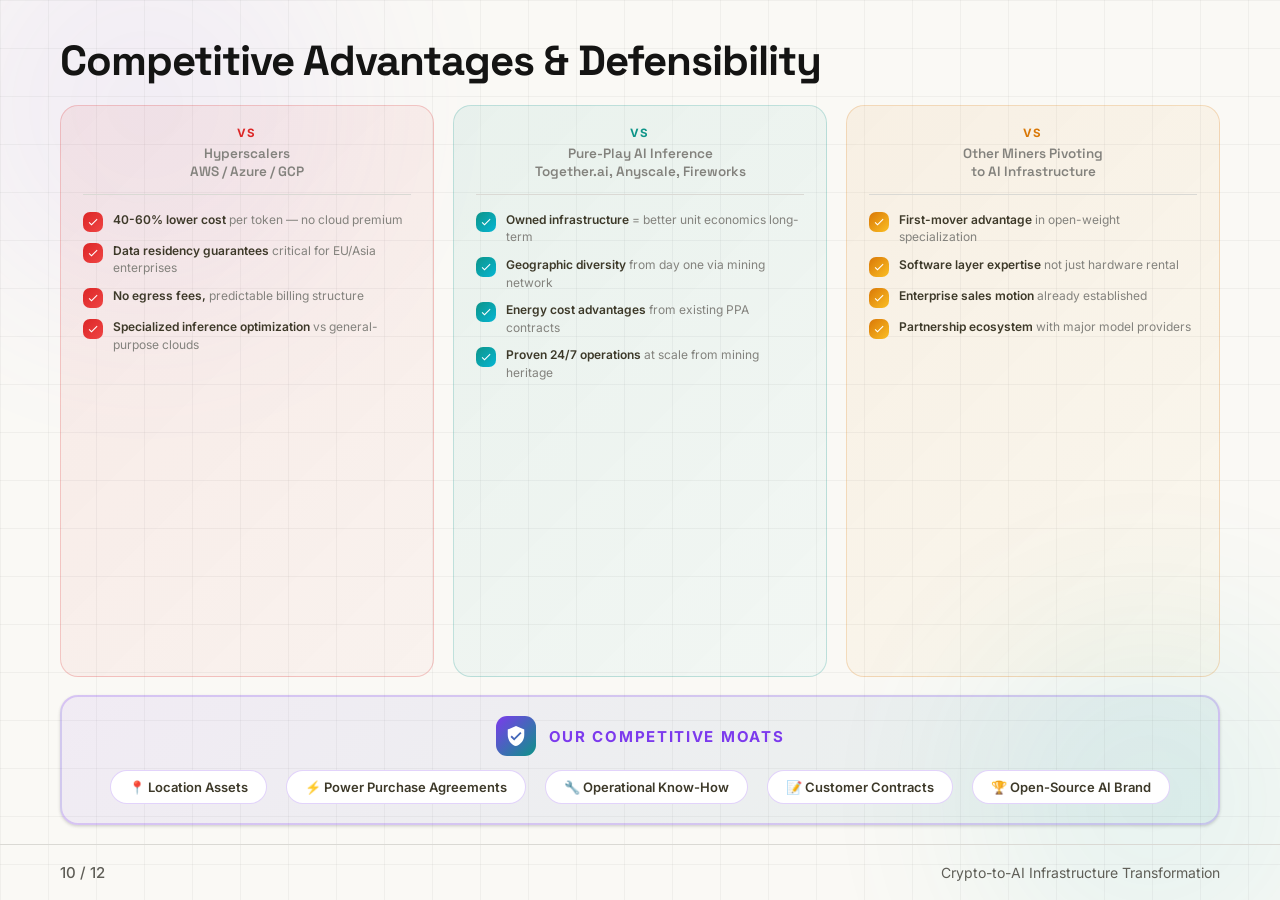
<file: 10.html>
<!DOCTYPE html>
<html lang="en">
<head>
    <meta charset="UTF-8">
    <meta name="viewport" content="width=device-width, initial-scale=1.0">
    <title>Slide 10 - Competitive Advantages</title>
    <link rel="stylesheet" href="0xglobal.css">
    <style>
        * { margin: 0; padding: 0; box-sizing: border-box; }
        
        body {
            height: 100vh;
            margin: 0;
            padding: 0;
            overflow: hidden;
            font-family: 'Inter', -apple-system, BlinkMacSystemFont, sans-serif;
            background: var(--background);
            color: var(--foreground);
            display: flex;
            flex-direction: column;
        }
        
        .slide-container {
            display: flex;
            flex-direction: column;
            height: 100%;
            width: 100%;
            position: relative;
            overflow: hidden;
        }
        
        .bg-decoration {
            position: absolute;
            top: 0; left: 0; width: 100%; height: 100%;
            pointer-events: none; z-index: 1;
        }
        
        .gradient-orb {
            position: absolute;
            border-radius: 50%;
            filter: blur(90px);
            opacity: 0.07;
        }
        
        .orb-1 { width: 420px; height: 420px; background: linear-gradient(135deg, var(--accent-purple), #a78bfa); top: -105px; left: -65px; }
        .orb-2 { width: 370px; height: 370px; background: linear-gradient(135deg, var(--accent-teal), #06b6d4); bottom: -85px; right: -55px; }
        
        .grid-pattern {
            position: absolute;
            top: 0; left: 0; width: 100%; height: 100%;
            background-image: linear-gradient(var(--grid-line) 1px, transparent 1px), linear-gradient(90deg, var(--grid-line) 1px, transparent 1px);
            background-size: 48px 48px; z-index: 2;
        }
        
        /* Header */
        .header {
            flex: 0 0 auto;
            padding: 34px 60px 18px;
            position: relative;
            z-index: 10;
        }
        
        .slide-title {
            font-family: 'Space Grotesk', sans-serif;
            font-size: 42px;
            font-weight: 700;
            color: var(--text-heading);
            letter-spacing: -1px;
        }
        
        /* Content */
        .content-wrapper {
            flex: 1 1 auto;
            display: flex;
            flex-direction: column;
            gap: 18px;
            padding: 0 60px 19px;
            position: relative;
            z-index: 10;
        }
        
        /* Comparison Grid */
        .comparison-grid { display: flex; gap: 19px; flex: 1; }
        
        .competitor-column {
            flex: 1;
            border-radius: 18px;
            padding: 20px 22px;
            display: flex;
            flex-direction: column;
        }
        
        .col-hyperscalers { background: linear-gradient(135deg, var(--accent-red-bg), rgba(220, 38, 38, 0.03)); border: 1.5px solid var(--accent-red-border); }
        .col-pureplay { background: linear-gradient(135deg, var(--accent-teal-bg), rgba(6, 182, 212, 0.03)); border: 1.5px solid var(--accent-teal-border); }
        .col-miners { background: linear-gradient(135deg, var(--accent-amber-bg), rgba(251, 191, 36, 0.03)); border: 1.5px solid var(--accent-amber-border); }
        
        /* Column Header */
        .column-header { text-align: center; margin-bottom: 16px; padding-bottom: 13px; border-bottom: 1px solid var(--border); }
        .vs-label { font-size: 11.5px; font-weight: 700; text-transform: uppercase; letter-spacing: 1.3px; margin-bottom: 5px; }
        .label-red { color: var(--accent-red); }
        .label-teal { color: var(--accent-teal); }
        .label-yellow { color: var(--accent-amber); }
        .competitor-name { font-family: 'Space Grotesk', sans-serif; font-size: 13.5px; font-weight: 600; color: var(--text-secondary); line-height: 1.32; }
        
        /* Advantages List */
        .advantages-list { flex: 1; display: flex; flex-direction: column; gap: 10px; }
        
        .advantage-item { display: flex; align-items: flex-start; gap: 10px; font-size: 12px; line-height: 1.47; color: var(--text-secondary); }
        
        .check-icon {
            width: 20px;
            height: 20px;
            border-radius: 7px;
            display: flex;
            align-items: center;
            justify-content: center;
            flex-shrink: 0;
            margin-top: 1px;
        }
        
        .check-icon svg { width: 12px; height: 12px; fill: white; }
        .icon-red { background: var(--accent-red-gradient); }
        .icon-teal { background: var(--accent-teal-gradient); }
        .icon-yellow { background: var(--accent-amber-gradient); }
        
        .advantage-text strong { color: var(--text-body); font-weight: 600; }
        
        /* Moats Section */
        .moats-section {
            background: linear-gradient(135deg, var(--accent-purple-bg), var(--accent-teal-bg));
            border: 2px solid var(--accent-purple-border);
            border-radius: 18px;
            padding: 19px 30px;
            box-shadow: var(--shadow-md);
        }
        
        .moats-header { display: flex; align-items: center; justify-content: center; gap: 13px; margin-bottom: 14px; }
        
        .moats-icon {
            width: 40px;
            height: 40px;
            background: linear-gradient(135deg, var(--accent-purple), var(--accent-teal));
            border-radius: 11px;
            display: flex;
            align-items: center;
            justify-content: center;
        }
        
        .moats-icon svg { width: 22px; height: 22px; fill: white; }
        .moats-label { font-size: 15px; font-weight: 700; color: var(--accent-purple); text-transform: uppercase; letter-spacing: 1.7px; }
        
        .moats-content { display: flex; align-items: center; justify-content: center; gap: 19px; flex-wrap: wrap; }
        
        .moat-tag {
            background: var(--card-bg);
            border: 1px solid var(--accent-purple-border);
            padding: 8px 18px;
            border-radius: 22px;
            font-size: 13px;
            font-weight: 600;
            color: var(--text-body);
            transition: all 0.3s ease;
        }
        
        .moat-tag:hover { background: var(--accent-purple-bg); transform: translateY(-2px); }
        
        /* Footer */
        .footer {
            flex: 0 0 auto;
            padding: 18px 60px;
            display: flex;
            justify-content: space-between;
            align-items: center;
            border-top: 1px solid var(--border);
            position: relative;
            z-index: 10;
        }
        
        .page-number { font-size: 15px; color: var(--text-muted); font-weight: 500; }
        .presentation-title { font-size: 14px; color: var(--text-muted); font-weight: 400; }
        
        @media (max-height: 800px) {
            .slide-title { font-size: 36px; }
            .header { padding: 27px 60px 14px; }
            .competitor-column { padding: 17px 19px; }
            .advantage-item { font-size: 11px; gap: 9px; }
            .moats-section { padding: 16px 26px; }
            .moat-tag { padding: 7px 16px; font-size: 12px; }
        }
    </style>
</head>
<body>
    <div class="slide-container">
        <div class="bg-decoration"><div class="gradient-orb orb-1"></div><div class="gradient-orb orb-2"></div></div>
        <div class="grid-pattern"></div>
        
        <div class="header"><h1 class="slide-title">Competitive Advantages & Defensibility</h1></div>
        
        <div class="content-wrapper">
            <!-- Comparison Grid -->
            <div class="comparison-grid">
                <!-- Column 1: Hyperscalers -->
                <div class="competitor-column col-hyperscalers">
                    <div class="column-header">
                        <div class="vs-label label-red">VS</div>
                        <div class="competitor-name">Hyperscalers<br>AWS / Azure / GCP</div>
                    </div>
                    <div class="advantages-list">
                        <div class="advantage-item">
                            <div class="check-icon icon-red"><svg viewBox="0 0 24 24"><path d="M9 16.17L4.83 12l-1.42 1.41L9 19 21 7l-1.41-1.41z"/></svg></div>
                            <span class="advantage-text"><strong>40-60% lower cost</strong> per token — no cloud premium</span>
                        </div>
                        <div class="advantage-item">
                            <div class="check-icon icon-red"><svg viewBox="0 0 24 24"><path d="M9 16.17L4.83 12l-1.42 1.41L9 19 21 7l-1.41-1.41z"/></svg></div>
                            <span class="advantage-text"><strong>Data residency guarantees</strong> critical for EU/Asia enterprises</span>
                        </div>
                        <div class="advantage-item">
                            <div class="check-icon icon-red"><svg viewBox="0 0 24 24"><path d="M9 16.17L4.83 12l-1.42 1.41L9 19 21 7l-1.41-1.41z"/></svg></div>
                            <span class="advantage-text"><strong>No egress fees,</strong> predictable billing structure</span>
                        </div>
                        <div class="advantage-item">
                            <div class="check-icon icon-red"><svg viewBox="0 0 24 24"><path d="M9 16.17L4.83 12l-1.42 1.41L9 19 21 7l-1.41-1.41z"/></svg></div>
                            <span class="advantage-text"><strong>Specialized inference optimization</strong> vs general-purpose clouds</span>
                        </div>
                    </div>
                </div>
                
                <!-- Column 2: Pure-Play AI -->
                <div class="competitor-column col-pureplay">
                    <div class="column-header">
                        <div class="vs-label label-teal">VS</div>
                        <div class="competitor-name">Pure-Play AI Inference<br>Together.ai, Anyscale, Fireworks</div>
                    </div>
                    <div class="advantages-list">
                        <div class="advantage-item">
                            <div class="check-icon icon-teal"><svg viewBox="0 0 24 24"><path d="M9 16.17L4.83 12l-1.42 1.41L9 19 21 7l-1.41-1.41z"/></svg></div>
                            <span class="advantage-text"><strong>Owned infrastructure</strong> = better unit economics long-term</span>
                        </div>
                        <div class="advantage-item">
                            <div class="check-icon icon-teal"><svg viewBox="0 0 24 24"><path d="M9 16.17L4.83 12l-1.42 1.41L9 19 21 7l-1.41-1.41z"/></svg></div>
                            <span class="advantage-text"><strong>Geographic diversity</strong> from day one via mining network</span>
                        </div>
                        <div class="advantage-item">
                            <div class="check-icon icon-teal"><svg viewBox="0 0 24 24"><path d="M9 16.17L4.83 12l-1.42 1.41L9 19 21 7l-1.41-1.41z"/></svg></div>
                            <span class="advantage-text"><strong>Energy cost advantages</strong> from existing PPA contracts</span>
                        </div>
                        <div class="advantage-item">
                            <div class="check-icon icon-teal"><svg viewBox="0 0 24 24"><path d="M9 16.17L4.83 12l-1.42 1.41L9 19 21 7l-1.41-1.41z"/></svg></div>
                            <span class="advantage-text"><strong>Proven 24/7 operations</strong> at scale from mining heritage</span>
                        </div>
                    </div>
                </div>
                
                <!-- Column 3: Other Miners -->
                <div class="competitor-column col-miners">
                    <div class="column-header">
                        <div class="vs-label label-yellow">VS</div>
                        <div class="competitor-name">Other Miners Pivoting<br>to AI Infrastructure</div>
                    </div>
                    <div class="advantages-list">
                        <div class="advantage-item">
                            <div class="check-icon icon-yellow"><svg viewBox="0 0 24 24"><path d="M9 16.17L4.83 12l-1.42 1.41L9 19 21 7l-1.41-1.41z"/></svg></div>
                            <span class="advantage-text"><strong>First-mover advantage</strong> in open-weight specialization</span>
                        </div>
                        <div class="advantage-item">
                            <div class="check-icon icon-yellow"><svg viewBox="0 0 24 24"><path d="M9 16.17L4.83 12l-1.42 1.41L9 19 21 7l-1.41-1.41z"/></svg></div>
                            <span class="advantage-text"><strong>Software layer expertise</strong> not just hardware rental</span>
                        </div>
                        <div class="advantage-item">
                            <div class="check-icon icon-yellow"><svg viewBox="0 0 24 24"><path d="M9 16.17L4.83 12l-1.42 1.41L9 19 21 7l-1.41-1.41z"/></svg></div>
                            <span class="advantage-text"><strong>Enterprise sales motion</strong> already established</span>
                        </div>
                        <div class="advantage-item">
                            <div class="check-icon icon-yellow"><svg viewBox="0 0 24 24"><path d="M9 16.17L4.83 12l-1.42 1.41L9 19 21 7l-1.41-1.41z"/></svg></div>
                            <span class="advantage-text"><strong>Partnership ecosystem</strong> with major model providers</span>
                        </div>
                    </div>
                </div>
            </div>
            
            <!-- Moats Section -->
            <div class="moats-section">
                <div class="moats-header">
                    <div class="moats-icon"><svg viewBox="0 0 24 24"><path d="M12 1L3 5v6c0 5.55 3.84 10.74 9 12 5.16-1.26 9-6.45 9-12V5l-9-4zm-2 16l-4-4 1.41-1.41L10 14.17l6.59-6.59L18 9l-8 8z"/></svg></div>
                    <div class="moats-label">Our Competitive Moats</div>
                </div>
                <div class="moats-content">
                    <span class="moat-tag">📍 Location Assets</span>
                    <span class="moat-tag">⚡ Power Purchase Agreements</span>
                    <span class="moat-tag">🔧 Operational Know-How</span>
                    <span class="moat-tag">📝 Customer Contracts</span>
                    <span class="moat-tag">🏆 Open-Source AI Brand</span>
                </div>
            </div>
        </div>
        
        <div class="footer">
            <span class="page-number">10 / 12</span>
            <span class="presentation-title">Crypto-to-AI Infrastructure Transformation</span>
        </div>
    </div>
</body>
</html>
</file>
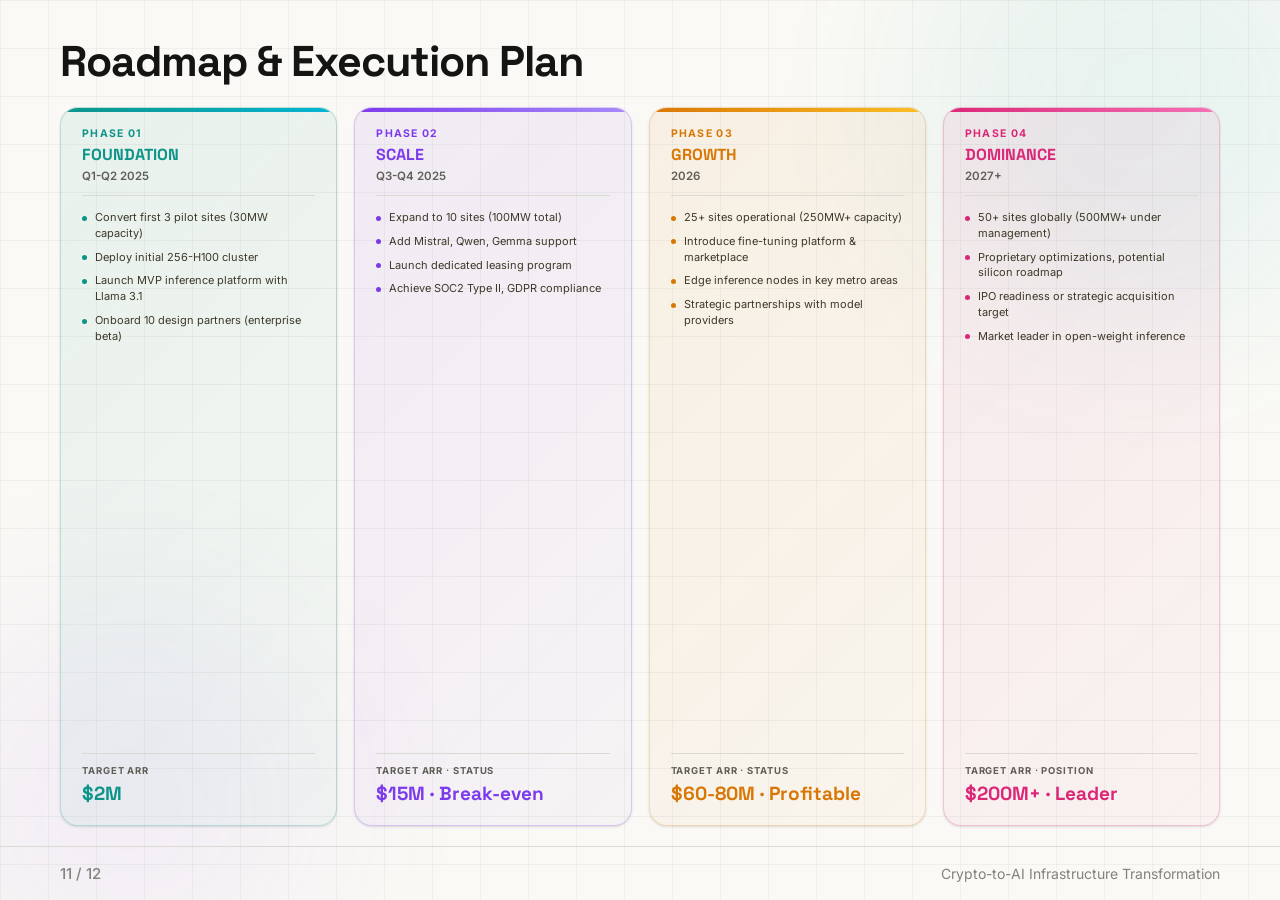
<file: 11.html>
<!DOCTYPE html>
<html lang="en">
<head>
    <meta charset="UTF-8">
    <meta name="viewport" content="width=device-width, initial-scale=1.0">
    <title>Slide 11 - Roadmap & Execution Plan</title>
    <link rel="stylesheet" href="0xglobal.css">
    <style>
        * { margin: 0; padding: 0; box-sizing: border-box; }
        
        body {
            height: 100vh;
            margin: 0;
            padding: 0;
            overflow: hidden;
            font-family: 'Inter', -apple-system, BlinkMacSystemFont, sans-serif;
            background: var(--background);
            color: var(--foreground);
            display: flex;
            flex-direction: column;
        }
        
        .slide-container {
            display: flex;
            flex-direction: column;
            height: 100%;
            width: 100%;
            position: relative;
            overflow: hidden;
        }
        
        .bg-decoration {
            position: absolute;
            top: 0; left: 0; width: 100%; height: 100%;
            pointer-events: none; z-index: 1;
        }
        
        .gradient-orb {
            position: absolute;
            border-radius: 50%;
            filter: blur(90px);
            opacity: 0.07;
        }
        
        .orb-1 { width: 440px; height: 440px; background: var(--accent-teal-gradient); top: -115px; right: -75px; }
        .orb-2 { width: 390px; height: 390px; background: var(--accent-purple-gradient); bottom: -95px; left: -65px; }
        
        .grid-pattern {
            position: absolute;
            top: 0; left: 0; width: 100%; height: 100%;
            background-image: linear-gradient(var(--grid-line) 1px, transparent 1px), linear-gradient(90deg, var(--grid-line) 1px, transparent 1px);
            background-size: 48px 48px; z-index: 2;
        }
        
        .header {
            flex: 0 0 auto;
            padding: 34px 60px 18px;
            position: relative;
            z-index: 10;
        }
        
        .slide-title {
            font-family: 'Space Grotesk', sans-serif;
            font-size: 43px;
            font-weight: 700;
            color: var(--text-heading);
            letter-spacing: -1px;
        }
        
        .content-wrapper {
            flex: 1 1 auto;
            display: flex;
            gap: 18px;
            padding: 0 60px 20px;
            position: relative;
            z-index: 10;
        }
        
        .phases-container {
            display: grid;
            grid-template-columns: repeat(4, 1fr);
            gap: 17px;
            flex: 1;
        }
        
        .phase-card {
            border-radius: 18px;
            padding: 19px 21px;
            display: flex;
            flex-direction: column;
            transition: transform 0.3s ease, border-color 0.3s ease, box-shadow 0.3s ease;
            position: relative;
            overflow: hidden;
        }
        
        .phase-card:hover { transform: translateY(-5px); }
        .phase-card::before { content: ''; position: absolute; top: 0; left: 0; right: 0; height: 3.5px; }
        
        .phase-1 {
            background: linear-gradient(135deg, var(--accent-teal-bg), rgba(13, 148, 136, 0.03));
            border: 1px solid var(--accent-teal-border);
            box-shadow: var(--shadow-sm);
        }
        .phase-1:hover { border-color: var(--card-border-hover); box-shadow: var(--shadow-md); }
        .phase-1::before { background: var(--accent-teal-gradient); }
        
        .phase-2 {
            background: linear-gradient(135deg, var(--accent-purple-bg), rgba(124, 58, 237, 0.03));
            border: 1px solid var(--accent-purple-border);
            box-shadow: var(--shadow-sm);
        }
        .phase-2:hover { border-color: var(--card-border-hover); box-shadow: var(--shadow-md); }
        .phase-2::before { background: var(--accent-purple-gradient); }
        
        .phase-3 {
            background: linear-gradient(135deg, var(--accent-amber-bg), rgba(217, 119, 6, 0.03));
            border: 1px solid var(--accent-amber-border);
            box-shadow: var(--shadow-sm);
        }
        .phase-3:hover { border-color: var(--card-border-hover); box-shadow: var(--shadow-md); }
        .phase-3::before { background: var(--accent-amber-gradient); }
        
        .phase-4 {
            background: linear-gradient(135deg, var(--accent-pink-bg), rgba(219, 39, 119, 0.03));
            border: 1px solid var(--accent-pink-border);
            box-shadow: var(--shadow-sm);
        }
        .phase-4:hover { border-color: var(--card-border-hover); box-shadow: var(--shadow-md); }
        .phase-4::before { background: var(--accent-pink-gradient); }
        
        .phase-header { margin-bottom: 14px; padding-bottom: 12px; border-bottom: 1px solid var(--border); }
        
        .phase-number { font-size: 10.5px; font-weight: 700; text-transform: uppercase; letter-spacing: 1.3px; margin-bottom: 5px; }
        .num-1 { color: var(--accent-teal); }
        .num-2 { color: var(--accent-purple); }
        .num-3 { color: var(--accent-amber); }
        .num-4 { color: var(--accent-pink); }
        
        .phase-name { font-family: 'Space Grotesk', sans-serif; font-size: 16px; font-weight: 700; line-height: 1.25; margin-bottom: 4px; }
        .name-1 { color: var(--accent-teal); }
        .name-2 { color: var(--accent-purple); }
        .name-3 { color: var(--accent-amber); }
        .name-4 { color: var(--accent-pink); }
        
        .phase-timeline { font-size: 11.5px; color: var(--text-muted); font-weight: 600; }
        
        .phase-body { flex: 1; display: flex; flex-direction: column; gap: 8px; }
        
        .milestone-item { display: flex; align-items: flex-start; gap: 8px; font-size: 11px; line-height: 1.44; color: var(--text-body); }
        
        .bullet-dot {
            width: 5px;
            height: 5px;
            border-radius: 50%;
            margin-top: 5.5px;
            flex-shrink: 0;
        }
        
        .dot-1 { background: var(--accent-teal); }
        .dot-2 { background: var(--accent-purple); }
        .dot-3 { background: var(--accent-amber); }
        .dot-4 { background: var(--accent-pink); }
        
        .target-section { margin-top: 11px; padding-top: 11px; border-top: 1px solid var(--border); }
        .target-label { font-size: 9.5px; font-weight: 700; text-transform: uppercase; letter-spacing: 0.9px; color: var(--text-muted); margin-bottom: 5px; }
        .target-value { font-family: 'Space Grotesk', sans-serif; font-size: 19px; font-weight: 700; }
        .value-1 { color: var(--accent-teal); }
        .value-2 { color: var(--accent-purple); }
        .value-3 { color: var(--accent-amber); }
        .value-4 { color: var(--accent-pink); }
        
        .footer {
            flex: 0 0 auto;
            padding: 17px 60px;
            display: flex;
            justify-content: space-between;
            align-items: center;
            border-top: 1px solid var(--border);
            position: relative;
            z-index: 10;
        }
        
        .page-number { font-size: 15px; color: var(--text-light); font-weight: 500; }
        .presentation-title { font-size: 14px; color: var(--text-light); font-weight: 400; }
        
        @media (max-height: 800px) {
            .slide-title { font-size: 37px; }
            .header { padding: 27px 60px 14px; }
            .phase-card { padding: 16px 18px; }
            .phase-name { font-size: 14px; }
            .milestone-item { font-size: 10px; gap: 7px; }
            .target-value { font-size: 17px; }
        }
    </style>
</head>
<body>
    <div class="slide-container">
        <div class="bg-decoration"><div class="gradient-orb orb-1"></div><div class="gradient-orb orb-2"></div></div>
        <div class="grid-pattern"></div>
        
        <div class="header"><h1 class="slide-title">Roadmap & Execution Plan</h1></div>
        
        <div class="content-wrapper">
            <!-- Phases Container -->
            <div class="phases-container">
                <!-- Phase 1 -->
                <div class="phase-card phase-1">
                    <div class="phase-header">
                        <div class="phase-number num-1">Phase 01</div>
                        <div class="phase-name name-1">FOUNDATION</div>
                        <div class="phase-timeline">Q1-Q2 2025</div>
                    </div>
                    <div class="phase-body">
                        <div class="milestone-item"><span class="bullet-dot dot-1"></span><span>Convert first 3 pilot sites (30MW capacity)</span></div>
                        <div class="milestone-item"><span class="bullet-dot dot-1"></span><span>Deploy initial 256-H100 cluster</span></div>
                        <div class="milestone-item"><span class="bullet-dot dot-1"></span><span>Launch MVP inference platform with Llama 3.1</span></div>
                        <div class="milestone-item"><span class="bullet-dot dot-1"></span><span>Onboard 10 design partners (enterprise beta)</span></div>
                    </div>
                    <div class="target-section">
                        <div class="target-label">Target ARR</div>
                        <div class="target-value value-1">$2M</div>
                    </div>
                </div>
                
                <!-- Phase 2 -->
                <div class="phase-card phase-2">
                    <div class="phase-header">
                        <div class="phase-number num-2">Phase 02</div>
                        <div class="phase-name name-2">SCALE</div>
                        <div class="phase-timeline">Q3-Q4 2025</div>
                    </div>
                    <div class="phase-body">
                        <div class="milestone-item"><span class="bullet-dot dot-2"></span><span>Expand to 10 sites (100MW total)</span></div>
                        <div class="milestone-item"><span class="bullet-dot dot-2"></span><span>Add Mistral, Qwen, Gemma support</span></div>
                        <div class="milestone-item"><span class="bullet-dot dot-2"></span><span>Launch dedicated leasing program</span></div>
                        <div class="milestone-item"><span class="bullet-dot dot-2"></span><span>Achieve SOC2 Type II, GDPR compliance</span></div>
                    </div>
                    <div class="target-section">
                        <div class="target-label">Target ARR · Status</div>
                        <div class="target-value value-2">$15M · Break-even</div>
                    </div>
                </div>
                
                <!-- Phase 3 -->
                <div class="phase-card phase-3">
                    <div class="phase-header">
                        <div class="phase-number num-3">Phase 03</div>
                        <div class="phase-name name-3">GROWTH</div>
                        <div class="phase-timeline">2026</div>
                    </div>
                    <div class="phase-body">
                        <div class="milestone-item"><span class="bullet-dot dot-3"></span><span>25+ sites operational (250MW+ capacity)</span></div>
                        <div class="milestone-item"><span class="bullet-dot dot-3"></span><span>Introduce fine-tuning platform & marketplace</span></div>
                        <div class="milestone-item"><span class="bullet-dot dot-3"></span><span>Edge inference nodes in key metro areas</span></div>
                        <div class="milestone-item"><span class="bullet-dot dot-3"></span><span>Strategic partnerships with model providers</span></div>
                    </div>
                    <div class="target-section">
                        <div class="target-label">Target ARR · Status</div>
                        <div class="target-value value-3">$60-80M · Profitable</div>
                    </div>
                </div>
                
                <!-- Phase 4 -->
                <div class="phase-card phase-4">
                    <div class="phase-header">
                        <div class="phase-number num-4">Phase 04</div>
                        <div class="phase-name name-4">DOMINANCE</div>
                        <div class="phase-timeline">2027+</div>
                    </div>
                    <div class="phase-body">
                        <div class="milestone-item"><span class="bullet-dot dot-4"></span><span>50+ sites globally (500MW+ under management)</span></div>
                        <div class="milestone-item"><span class="bullet-dot dot-4"></span><span>Proprietary optimizations, potential silicon roadmap</span></div>
                        <div class="milestone-item"><span class="bullet-dot dot-4"></span><span>IPO readiness or strategic acquisition target</span></div>
                        <div class="milestone-item"><span class="bullet-dot dot-4"></span><span>Market leader in open-weight inference</span></div>
                    </div>
                    <div class="target-section">
                        <div class="target-label">Target ARR · Position</div>
                        <div class="target-value value-4">$200M+ · Leader</div>
                    </div>
                </div>
            </div>
        </div>
        
        <div class="footer">
            <span class="page-number">11 / 12</span>
            <span class="presentation-title">Crypto-to-AI Infrastructure Transformation</span>
        </div>
    </div>
</body>
</html>
</file>
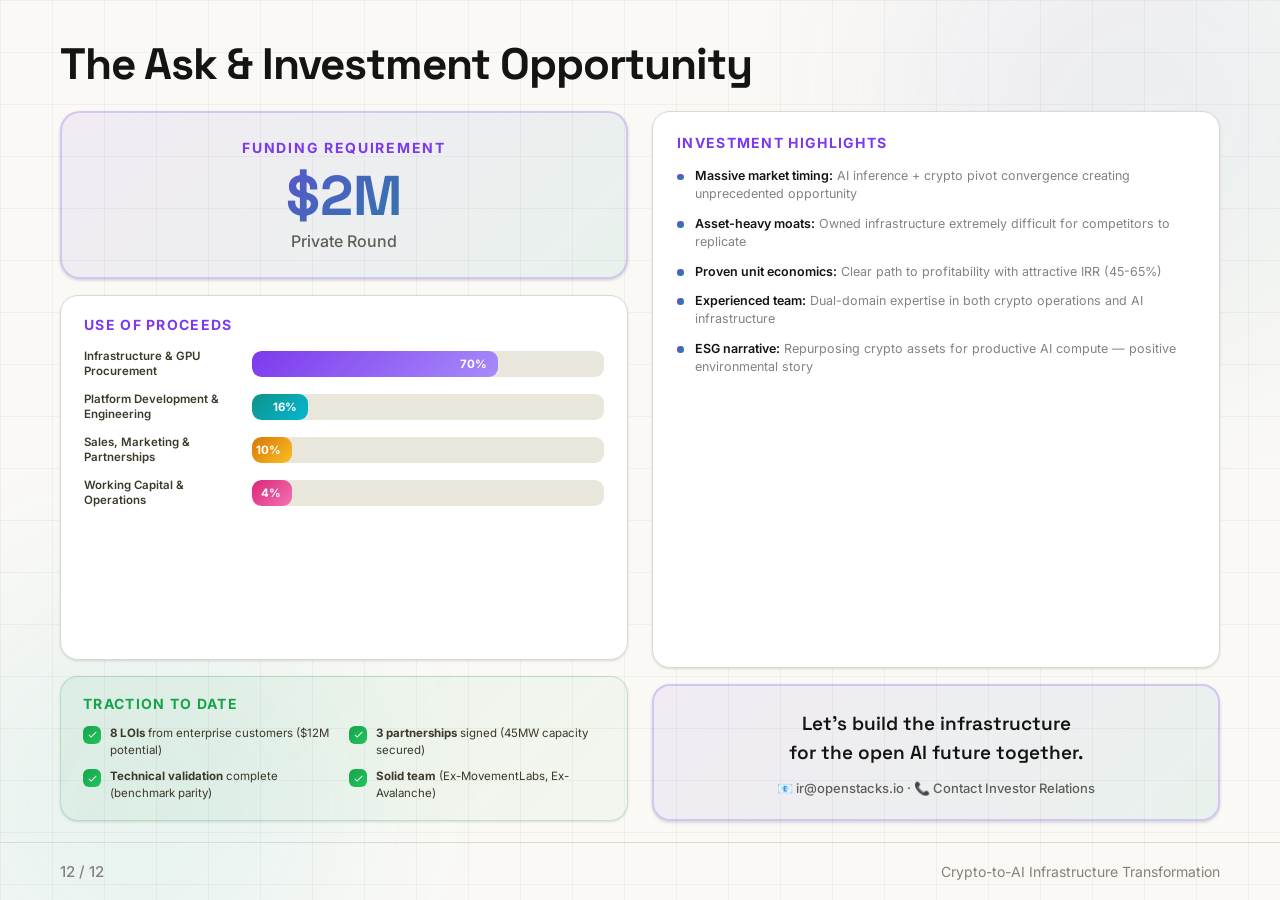
<file: 12.html>
<!DOCTYPE html>
<html lang="en">
<head>
    <meta charset="UTF-8">
    <meta name="viewport" content="width=device-width, initial-scale=1.0">
    <title>Slide 12 - The Ask & Investment Opportunity</title>
    <link rel="stylesheet" href="0xglobal.css">
    <style>
        * { margin: 0; padding: 0; box-sizing: border-box; }
        
        body {
            height: 100vh;
            margin: 0;
            padding: 0;
            overflow: hidden;
            font-family: 'Inter', -apple-system, BlinkMacSystemFont, sans-serif;
            background: var(--background);
            color: var(--foreground);
            display: flex;
            flex-direction: column;
        }
        
        .slide-container {
            display: flex;
            flex-direction: column;
            height: 100%;
            width: 100%;
            position: relative;
            overflow: hidden;
        }
        
        .bg-decoration {
            position: absolute;
            top: 0; left: 0; width: 100%; height: 100%;
            pointer-events: none; z-index: 1;
        }
        
        .gradient-orb {
            position: absolute;
            border-radius: 50%;
            filter: blur(95px);
            opacity: 0.07;
        }
        
        .orb-1 { width: 480px; height: 480px; background: linear-gradient(135deg, var(--accent-purple), var(--accent-teal)); top: -130px; right: -90px; }
        .orb-2 { width: 420px; height: 420px; background: var(--accent-teal-gradient); bottom: -110px; left: -75px; }
        
        .grid-pattern {
            position: absolute;
            top: 0; left: 0; width: 100%; height: 100%;
            background-image: linear-gradient(var(--grid-line) 1px, transparent 1px), linear-gradient(90deg, var(--grid-line) 1px, transparent 1px);
            background-size: 52px 52px; z-index: 2;
        }
        
        .header {
            flex: 0 0 auto;
            padding: 36px 60px 19px;
            position: relative;
            z-index: 10;
        }
        
        .slide-title {
            font-family: 'Space Grotesk', sans-serif;
            font-size: 44px;
            font-weight: 700;
            color: var(--text-heading);
            letter-spacing: -1px;
        }
        
        .content-wrapper {
            flex: 1 1 auto;
            display: flex;
            gap: 24px;
            padding: 0 60px 21px;
            position: relative;
            z-index: 10;
        }
        
        .left-section { flex: 1; display: flex; flex-direction: column; gap: 16px; }
        
        .funding-card {
            background: linear-gradient(135deg, var(--accent-purple-bg), var(--accent-teal-bg));
            border: 2px solid var(--accent-purple-border);
            border-radius: 20px;
            padding: 26px 28px;
            text-align: center;
            box-shadow: var(--shadow-md);
        }
        
        .funding-label {
            font-size: 14px;
            font-weight: 700;
            color: var(--accent-purple);
            text-transform: uppercase;
            letter-spacing: 1.7px;
            margin-bottom: 12px;
        }
        
        .funding-amount {
            font-family: 'Space Grotesk', sans-serif;
            font-size: 56px;
            font-weight: 700;
            background: linear-gradient(135deg, var(--accent-purple), var(--accent-teal));
            -webkit-background-clip: text;
            -webkit-text-fill-color: transparent;
            background-clip: text;
            line-height: 1;
        }
        
        .funding-type { font-size: 16px; color: var(--text-muted); margin-top: 7px; font-weight: 500; }
        
        .proceeds-card {
            background: var(--card-bg);
            border: 1px solid var(--border);
            border-radius: 18px;
            padding: 20px 23px;
            box-shadow: var(--shadow-sm);
            flex: 1;
        }
        
        .proceeds-title {
            font-size: 14px;
            font-weight: 700;
            color: var(--accent-purple);
            text-transform: uppercase;
            letter-spacing: 1.3px;
            margin-bottom: 16px;
        }
        
        .proceeds-item { display: flex; align-items: center; gap: 13px; margin-bottom: 13px; }
        
        .proceeds-label {
            flex: 0 0 155px;
            font-size: 11.5px;
            font-weight: 600;
            color: var(--text-body);
            line-height: 1.3;
        }
        
        .proceeds-bar-wrapper {
            flex: 1;
            height: 26px;
            background: var(--secondary);
            border-radius: 9px;
            overflow: hidden;
            position: relative;
            display: flex;
            align-items: center;
        }
        
        .proceeds-bar {
            height: 100%;
            border-radius: 9px;
            display: flex;
            align-items: center;
            justify-content: flex-end;
            padding: 0 11px;
            transition: width 0.9s ease;
            min-width: 40px;
        }
        
        .bar-1 { background: var(--accent-purple-gradient); width: 70%; }
        .bar-2 { background: var(--accent-teal-gradient); width: 16%; }
        .bar-3 { background: var(--accent-amber-gradient); width: 10%; }
        .bar-4 { background: var(--accent-pink-gradient); width: 4%; }
        
        .bar-percentage { font-size: 11.5px; font-weight: 700; color: #ffffff; }
        
        .traction-card {
            background: linear-gradient(135deg, var(--accent-green-bg), rgba(22, 163, 74, 0.03));
            border: 1px solid var(--accent-green-border);
            border-radius: 18px;
            padding: 18px 22px;
            box-shadow: var(--shadow-sm);
        }
        
        .traction-title {
            font-size: 14px;
            font-weight: 700;
            color: var(--accent-green);
            text-transform: uppercase;
            letter-spacing: 1.3px;
            margin-bottom: 13px;
        }
        
        .traction-grid { display: grid; grid-template-columns: repeat(2, 1fr); gap: 10px; }
        
        .traction-item { display: flex; align-items: flex-start; gap: 9px; font-size: 11.5px; line-height: 1.46; color: var(--text-body); }
        
        .check-icon {
            width: 18px;
            height: 18px;
            background: var(--accent-green-gradient);
            border-radius: 6px;
            display: flex;
            align-items: center;
            justify-content: center;
            flex-shrink: 0;
            margin-top: 1px;
        }
        
        .check-icon svg { width: 11px; height: 11px; fill: white; }
        
        .right-section { flex: 1; display: flex; flex-direction: column; gap: 16px; }
        
        .highlights-card {
            background: var(--card-bg);
            border: 1px solid var(--border);
            border-radius: 18px;
            padding: 22px 24px;
            box-shadow: var(--shadow-sm);
            flex: 1;
        }
        
        .highlights-title {
            font-size: 14px;
            font-weight: 700;
            color: var(--accent-purple);
            text-transform: uppercase;
            letter-spacing: 1.3px;
            margin-bottom: 16px;
        }
        
        .highlight-list { display: flex; flex-direction: column; gap: 11px; }
        
        .highlight-item { display: flex; align-items: flex-start; gap: 11px; font-size: 12.5px; line-height: 1.47; color: var(--text-secondary); }
        
        .highlight-bullet {
            width: 6.5px;
            height: 6.5px;
            background: linear-gradient(135deg, var(--accent-purple), var(--accent-teal));
            border-radius: 50%;
            margin-top: 6.5px;
            flex-shrink: 0;
        }
        
        .highlight-text strong { color: var(--text-heading); font-weight: 600; }
        
        .cta-card {
            background: linear-gradient(135deg, var(--accent-purple-bg), var(--accent-teal-bg));
            border: 2px solid var(--accent-purple-border);
            border-radius: 18px;
            padding: 23px 26px;
            text-align: center;
            box-shadow: var(--shadow-md);
        }
        
        .cta-text {
            font-family: 'Space Grotesk', sans-serif;
            font-size: 19px;
            font-weight: 600;
            line-height: 1.53;
            color: var(--text-heading);
        }
        
        .contact-info { margin-top: 13px; font-size: 13px; color: var(--text-muted); font-weight: 500; }
        
        .footer {
            flex: 0 0 auto;
            padding: 19px 60px;
            display: flex;
            justify-content: space-between;
            align-items: center;
            border-top: 1px solid var(--border);
            position: relative;
            z-index: 10;
        }
        
        .page-number { font-size: 15px; color: var(--text-light); font-weight: 500; }
        .presentation-title { font-size: 14px; color: var(--text-light); font-weight: 400; }
        
        @media (max-height: 800px) {
            .slide-title { font-size: 38px; }
            .header { padding: 29px 60px 15px; }
            .funding-amount { font-size: 48px; }
            .proceeds-card { padding: 17px 20px; }
            .highlights-card { padding: 19px 21px; }
            .highlight-item { font-size: 11.5px; }
            .cta-card { padding: 19px 22px; }
            .cta-text { font-size: 17px; }
        }
    </style>
</head>
<body>
    <div class="slide-container">
        <div class="bg-decoration"><div class="gradient-orb orb-1"></div><div class="gradient-orb orb-2"></div></div>
        <div class="grid-pattern"></div>
        
        <div class="header"><h1 class="slide-title">The Ask & Investment Opportunity</h1></div>
        
        <div class="content-wrapper">
            <!-- Left Section -->
            <div class="left-section">
                <!-- Funding Card -->
                <div class="funding-card">
                    <div class="funding-label">Funding Requirement</div>
                    <div class="funding-amount">$2M</div>
                    <div class="funding-type">Private Round</div>
                </div>
                
                <!-- Use of Proceeds -->
                <div class="proceeds-card">
                    <div class="proceeds-title">Use of Proceeds</div>
                    <div class="proceeds-item">
                        <span class="proceeds-label">Infrastructure & GPU Procurement</span>
                        <div class="proceeds-bar-wrapper">
                            <div class="proceeds-bar bar-1">
                                <span class="bar-percentage">70%</span>
                            </div>
                        </div>
                    </div>
                    <div class="proceeds-item">
                        <span class="proceeds-label">Platform Development & Engineering</span>
                        <div class="proceeds-bar-wrapper">
                            <div class="proceeds-bar bar-2">
                                <span class="bar-percentage">16%</span>
                            </div>
                        </div>
                    </div>
                    <div class="proceeds-item">
                        <span class="proceeds-label">Sales, Marketing & Partnerships</span>
                        <div class="proceeds-bar-wrapper">
                            <div class="proceeds-bar bar-3">
                                <span class="bar-percentage">10%</span>
                            </div>
                        </div>
                    </div>
                    <div class="proceeds-item">
                        <span class="proceeds-label">Working Capital & Operations</span>
                        <div class="proceeds-bar-wrapper">
                            <div class="proceeds-bar bar-4">
                                <span class="bar-percentage">4%</span>
                            </div>
                        </div>
                    </div>
                </div>
                
                <!-- Traction Card -->
                <div class="traction-card">
                    <div class="traction-title">Traction To Date</div>
                    <div class="traction-grid">
                        <div class="traction-item">
                            <div class="check-icon"><svg viewBox="0 0 24 24"><path d="M9 16.17L4.83 12l-1.42 1.41L9 19 21 7l-1.41-1.41z"/></svg></div>
                            <span><strong>8 LOIs</strong> from enterprise customers ($12M potential)</span>
                        </div>
                        <div class="traction-item">
                            <div class="check-icon"><svg viewBox="0 0 24 24"><path d="M9 16.17L4.83 12l-1.42 1.41L9 19 21 7l-1.41-1.41z"/></svg></div>
                            <span><strong>3 partnerships</strong> signed (45MW capacity secured)</span>
                        </div>
                        <div class="traction-item">
                            <div class="check-icon"><svg viewBox="0 0 24 24"><path d="M9 16.17L4.83 12l-1.42 1.41L9 19 21 7l-1.41-1.41z"/></svg></div>
                            <span><strong>Technical validation</strong> complete (benchmark parity)</span>
                        </div>
                        <div class="traction-item">
                            <div class="check-icon"><svg viewBox="0 0 24 24"><path d="M9 16.17L4.83 12l-1.42 1.41L9 19 21 7l-1.41-1.41z"/></svg></div>
                            <span><strong>Solid team</strong> (Ex-MovementLabs, Ex-Avalanche)</span>
                        </div>
                    </div>
                </div>
            </div>
            
            <!-- Right Section -->
            <div class="right-section">
                <!-- Highlights Card -->
                <div class="highlights-card">
                    <div class="highlights-title">Investment Highlights</div>
                    <div class="highlight-list">
                        <div class="highlight-item">
                            <span class="highlight-bullet"></span>
                            <span class="highlight-text"><strong>Massive market timing:</strong> AI inference + crypto pivot convergence creating unprecedented opportunity</span>
                        </div>
                        <div class="highlight-item">
                            <span class="highlight-bullet"></span>
                            <span class="highlight-text"><strong>Asset-heavy moats:</strong> Owned infrastructure extremely difficult for competitors to replicate</span>
                        </div>
                        <div class="highlight-item">
                            <span class="highlight-bullet"></span>
                            <span class="highlight-text"><strong>Proven unit economics:</strong> Clear path to profitability with attractive IRR (45-65%)</span>
                        </div>
                        <div class="highlight-item">
                            <span class="highlight-bullet"></span>
                            <span class="highlight-text"><strong>Experienced team:</strong> Dual-domain expertise in both crypto operations and AI infrastructure</span>
                        </div>
                        <div class="highlight-item">
                            <span class="highlight-bullet"></span>
                            <span class="highlight-text"><strong>ESG narrative:</strong> Repurposing crypto assets for productive AI compute — positive environmental story</span>
                        </div>
                    </div>
                </div>
                
                <!-- CTA Card -->
                <div class="cta-card">
                    <div class="cta-text">Let's build the infrastructure<br>for the open AI future together.</div>
                    <div class="contact-info">📧 ir@openstacks.io · 📞 Contact Investor Relations</div>
                </div>
            </div>
        </div>
        
        <div class="footer">
            <span class="page-number">12 / 12</span>
            <span class="presentation-title">Crypto-to-AI Infrastructure Transformation</span>
        </div>
    </div>
</body>
</html>
</file>
<file: 0xglobal.css>
@import url('https://fonts.googleapis.com/css2?family=Inter:wght@300;400;500;600;700;800&family=Space+Grotesk:wght@500;700&display=swap');

:root {
  --background: oklch(0.9818 0.0054 95.0986);
  --foreground: oklch(0.3438 0.0269 95.7226);
  --card: oklch(0.9818 0.0054 95.0986);
  --card-foreground: oklch(0.1908 0.0020 106.5859);
  --popover: oklch(1.0000 0 0);
  --popover-foreground: oklch(0.2671 0.0196 98.9390);
  --primary: oklch(0.6171 0.1375 39.0427);
  --primary-foreground: oklch(1.0000 0 0);
  --secondary: oklch(0.9245 0.0138 92.9892);
  --secondary-foreground: oklch(0.4334 0.0177 98.6048);
  --muted: oklch(0.9341 0.0153 90.2390);
  --muted-foreground: oklch(0.6059 0.0075 97.4233);
  --accent: oklch(0.9245 0.0138 92.9892);
  --accent-foreground: oklch(0.2671 0.0196 98.9390);
  --destructive: oklch(0.1908 0.0020 106.5859);
  --destructive-foreground: oklch(1.0000 0 0);
  --border: oklch(0.8847 0.0069 97.3627);
  --input: oklch(0.7621 0.0156 98.3528);
  --ring: oklch(0.6171 0.1375 39.0427);
  --chart-1: oklch(0.5583 0.1276 42.9956);
  --chart-2: oklch(0.6898 0.1581 290.4107);
  --chart-3: oklch(0.8816 0.0276 93.1280);
  --chart-4: oklch(0.8822 0.0403 298.1792);
  --chart-5: oklch(0.5608 0.1348 42.0584);
  --sidebar: oklch(0.9818 0.0054 95.0986);
  --sidebar-foreground: oklch(0.3438 0.0269 95.7226);
  --sidebar-primary: oklch(0.6171 0.1375 39.0427);
  --sidebar-primary-foreground: oklch(1.0000 0 0);
  --sidebar-accent: oklch(0.9245 0.0138 92.9892);
  --sidebar-accent-foreground: oklch(0.2671 0.0196 98.9390);
  --sidebar-border: oklch(0.8847 0.0069 97.3627);
  --sidebar-ring: oklch(0.6171 0.1375 39.0427);
  --font-sans: ui-sans-serif, system-ui, -apple-system, BlinkMacSystemFont, 'Segoe UI', Roboto, 'Helvetica Neue', Arial, 'Noto Sans', sans-serif, 'Apple Color Emoji', 'Segoe UI Emoji', 'Segoe UI Symbol', 'Noto Color Emoji';
  --font-serif: ui-serif, Georgia, Cambria, "Times New Roman", Times, serif;
  --font-mono: ui-monospace, SFMono-Regular, Menlo, Monaco, Consolas, "Liberation Mono", "Courier New", monospace;
  --radius: 0.5rem;
  --radius-sm: calc(var(--radius) - 4px);
  --radius-md: calc(var(--radius) - 2px);
  --radius-lg: var(--radius);
  --radius-xl: calc(var(--radius) + 4px);
  --shadow-2xs: 0 1px 3px 0px hsl(0 0% 0% / 0.05);
  --shadow-xs: 0 1px 3px 0px hsl(0 0% 0% / 0.05);
  --shadow-sm: 0 1px 3px 0px hsl(0 0% 0% / 0.10), 0 1px 2px -1px hsl(0 0% 0% / 0.10);
  --shadow: 0 1px 3px 0px hsl(0 0% 0% / 0.10), 0 1px 2px -1px hsl(0 0% 0% / 0.10);
  --shadow-md: 0 1px 3px 0px hsl(0 0% 0% / 0.10), 0 2px 4px -1px hsl(0 0% 0% / 0.10);
  --shadow-lg: 0 1px 3px 0px hsl(0 0% 0% / 0.10), 0 4px 6px -1px hsl(0 0% 0% / 0.10);
  --shadow-xl: 0 1px 3px 0px hsl(0 0% 0% / 0.10), 0 8px 10px -1px hsl(0 0% 0% / 0.10);
  --shadow-2xl: 0 1px 3px 0px hsl(0 0% 0% / 0.25);
  --tracking-normal: 0em;
  --spacing: 0.25rem;

  --accent-purple: #7c3aed;
  --accent-purple-light: #c4b5fd;
  --accent-purple-bg: rgba(124, 58, 237, 0.07);
  --accent-purple-border: rgba(124, 58, 237, 0.22);
  --accent-purple-glow: rgba(124, 58, 237, 0.25);
  --accent-purple-gradient: linear-gradient(135deg, #7c3aed, #a78bfa);

  --accent-teal: #0d9488;
  --accent-teal-light: #5eead4;
  --accent-teal-bg: rgba(13, 148, 136, 0.07);
  --accent-teal-border: rgba(13, 148, 136, 0.22);
  --accent-teal-glow: rgba(13, 148, 136, 0.25);
  --accent-teal-gradient: linear-gradient(135deg, #0d9488, #06b6d4);

  --accent-amber: #d97706;
  --accent-amber-light: #fcd34d;
  --accent-amber-bg: rgba(217, 119, 6, 0.07);
  --accent-amber-border: rgba(217, 119, 6, 0.22);
  --accent-amber-glow: rgba(217, 119, 6, 0.25);
  --accent-amber-gradient: linear-gradient(135deg, #d97706, #fbbf24);

  --accent-pink: #db2777;
  --accent-pink-light: #f9a8d4;
  --accent-pink-bg: rgba(219, 39, 119, 0.07);
  --accent-pink-border: rgba(219, 39, 119, 0.22);
  --accent-pink-glow: rgba(219, 39, 119, 0.25);
  --accent-pink-gradient: linear-gradient(135deg, #db2777, #f472b6);

  --accent-green: #16a34a;
  --accent-green-light: #86efac;
  --accent-green-bg: rgba(22, 163, 74, 0.07);
  --accent-green-border: rgba(22, 163, 74, 0.22);
  --accent-green-glow: rgba(22, 163, 74, 0.25);
  --accent-green-gradient: linear-gradient(135deg, #16a34a, #22c55e);

  --accent-red: #dc2626;
  --accent-red-light: #fca5a5;
  --accent-red-bg: rgba(220, 38, 38, 0.07);
  --accent-red-border: rgba(220, 38, 38, 0.22);
  --accent-red-glow: rgba(220, 38, 38, 0.25);
  --accent-red-gradient: linear-gradient(135deg, #dc2626, #ef4444);

  --card-bg: #ffffff;
  --card-bg-subtle: rgba(255, 255, 255, 0.75);
  --card-border: var(--border);
  --card-border-hover: rgba(124, 58, 237, 0.3);
  --hero-gradient: linear-gradient(135deg, var(--primary) 0%, #7c3aed 100%);
  --slide-bg: var(--background);
  --grid-line: rgba(0, 0, 0, 0.04);
  --text-heading: var(--card-foreground);
  --text-body: var(--foreground);
  --text-secondary: var(--muted-foreground);
  --text-muted: oklch(0.48 0.01 95);
  --text-light: var(--muted-foreground);
}

* {
  margin: 0;
  padding: 0;
  box-sizing: border-box;
  border-color: var(--border);
}

html, body {
  height: 100%;
  overflow: hidden;
  background: var(--background);
  color: var(--foreground);
}

body {
  font-family: var(--font-sans);
}

iframe {
  width: 100%;
  height: calc(100% - 48px);
  border: none;
  display: block;
}

.nav-bar {
  position: fixed;
  bottom: 0;
  left: 0;
  right: 0;
  height: 48px;
  background: var(--card);
  border-top: 1px solid var(--border);
  display: flex;
  align-items: center;
  justify-content: center;
  gap: 16px;
  z-index: 1000;
  font-family: var(--font-sans);
}

.nav-bar button {
  background: var(--secondary);
  border: 1px solid var(--border);
  color: var(--secondary-foreground);
  padding: 6px 20px;
  border-radius: var(--radius-md);
  cursor: pointer;
  font-size: 14px;
  font-family: inherit;
  transition: background 0.2s;
}

.nav-bar button:hover {
  background: var(--accent);
  color: var(--accent-foreground);
}

.nav-bar button:disabled {
  opacity: 0.4;
  cursor: default;
}

.nav-bar .counter {
  color: var(--muted-foreground);
  font-size: 14px;
  min-width: 60px;
  text-align: center;
}

.nav-bar .home-link {
  color: var(--muted-foreground);
  font-size: 12px;
  text-decoration: none;
  margin-left: 24px;
  transition: color 0.2s;
}

.nav-bar .home-link:hover {
  color: var(--foreground);
}
</file>
